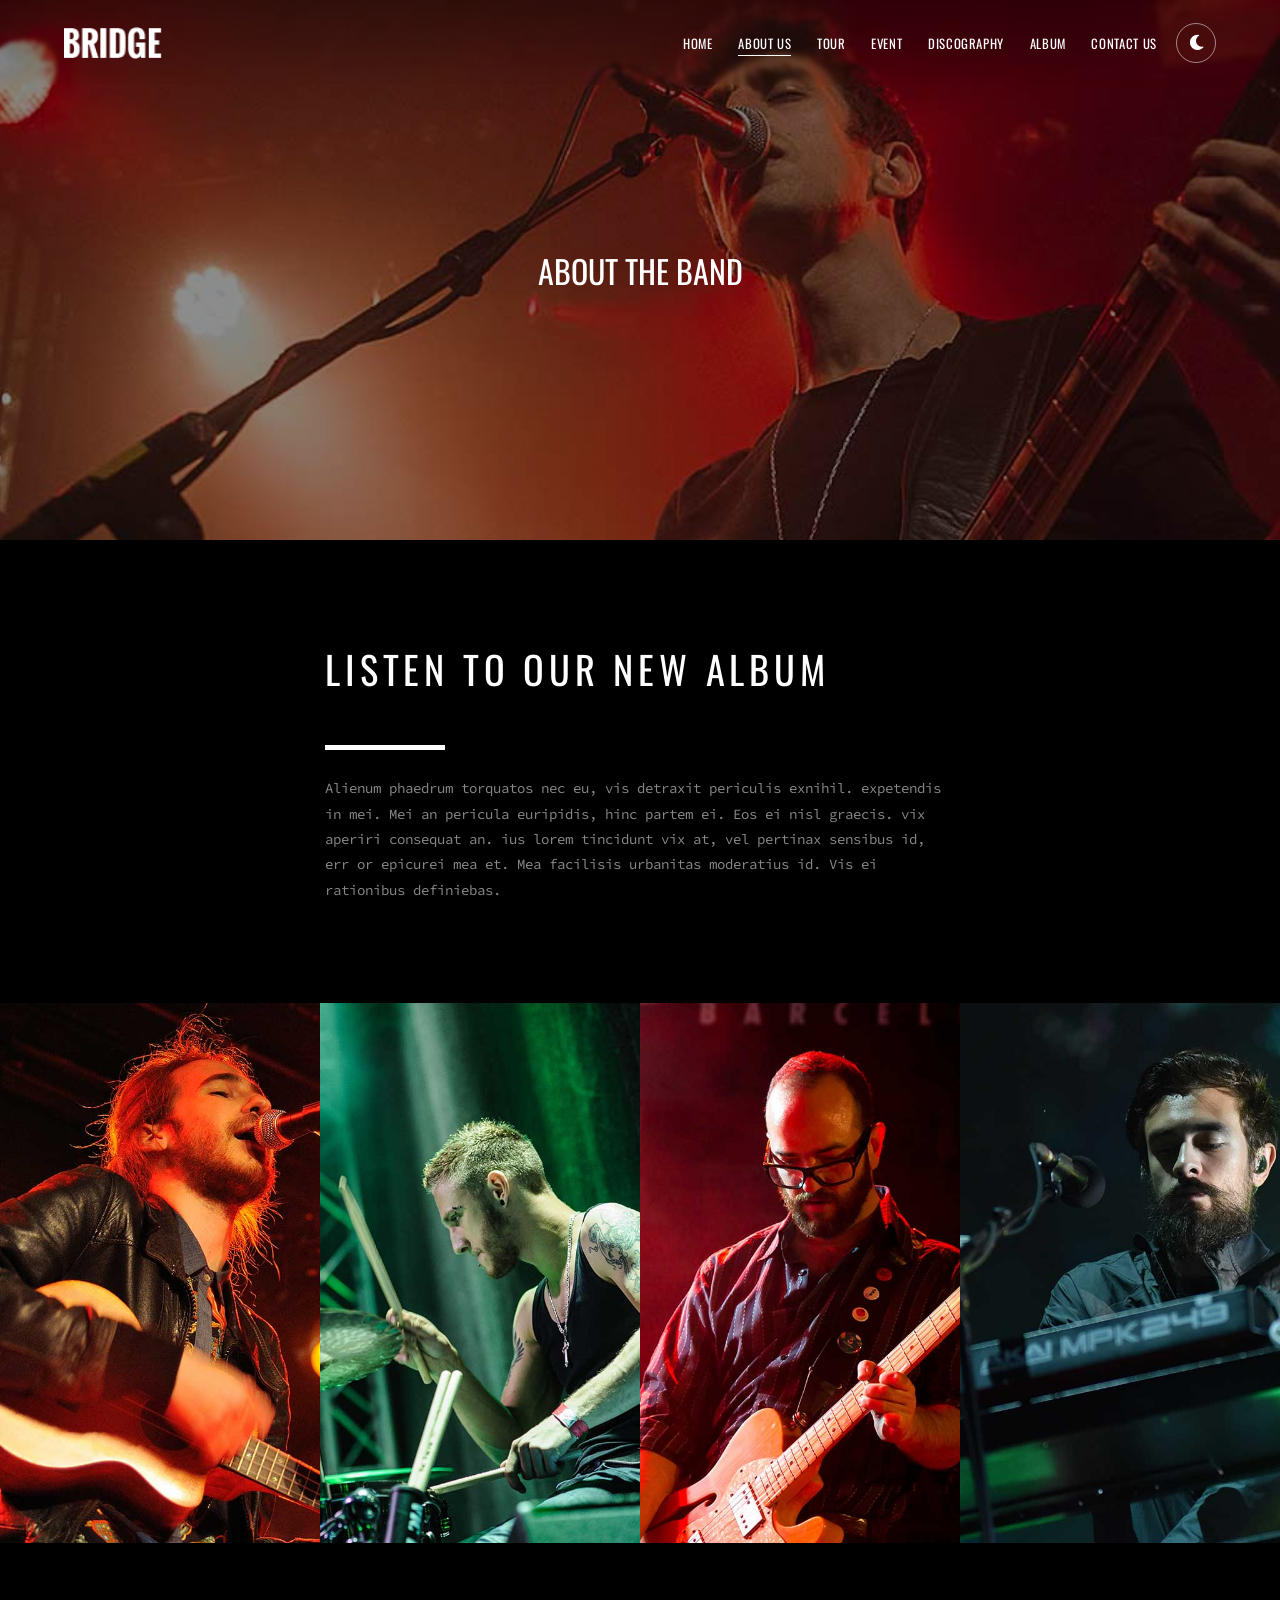
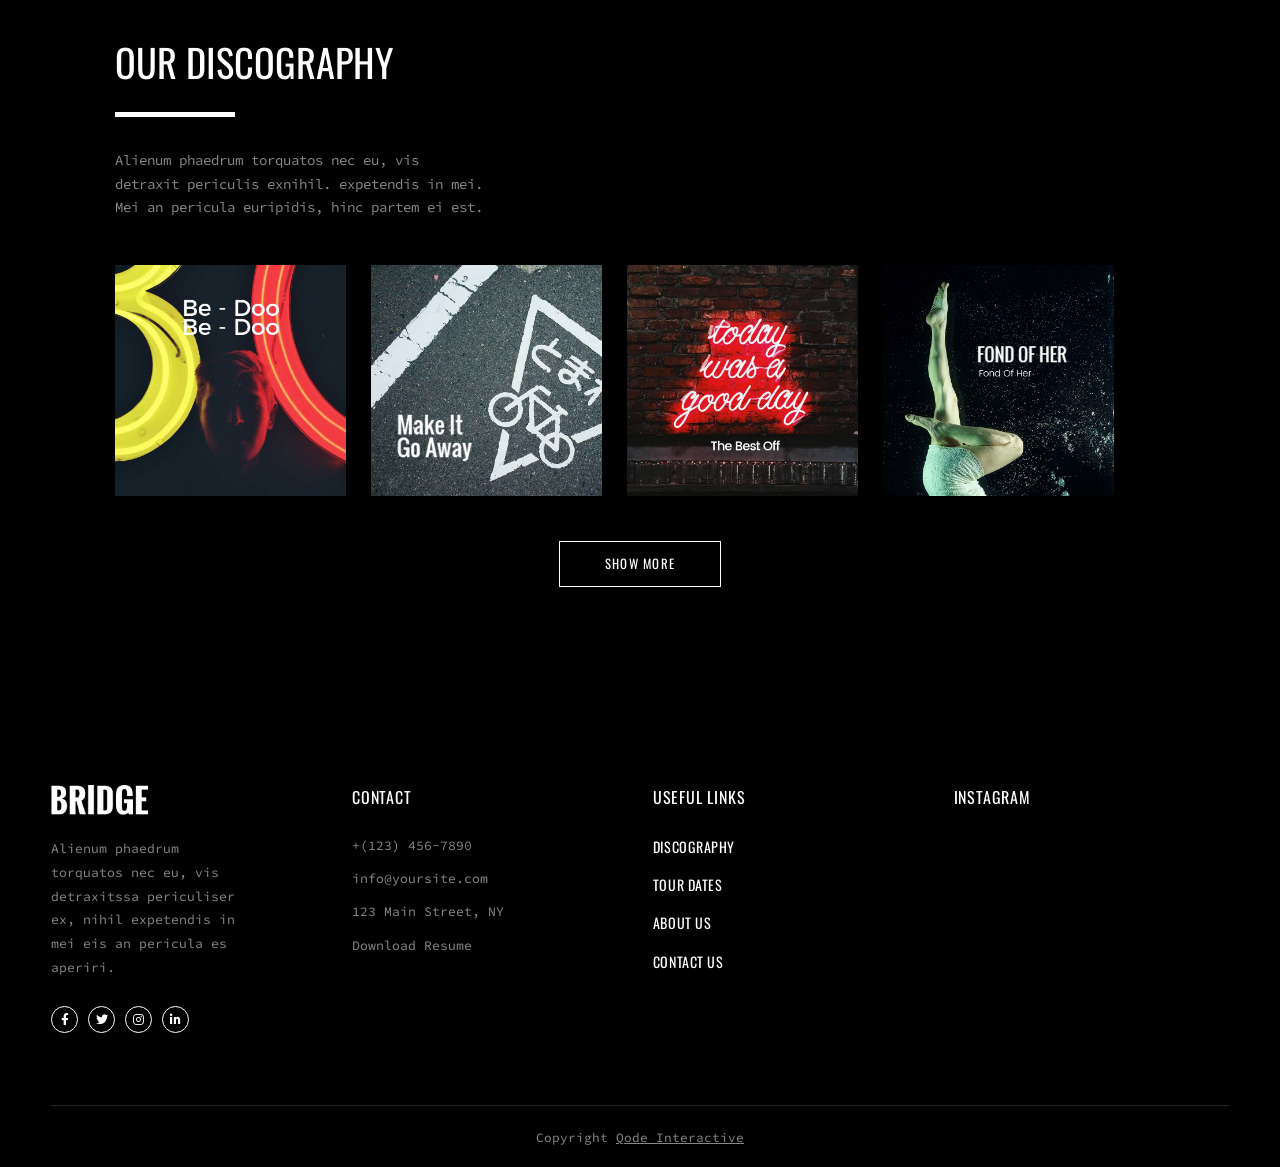
<file: about.html>
<!DOCTYPE html>
<html lang="en">
<head>
    <meta charset="UTF-8">
    <meta name="viewport" content="width=device-width, initial-scale=1.0">
    <title>Boring Vaccines | Tour</title>

    <link rel="preconnect" href="https://fonts.googleapis.com">
    <link rel="preconnect" href="https://fonts.gstatic.com" crossorigin>
    <link href="https://fonts.googleapis.com/css2?family=Oswald:wght@200;300;400;500;600;700&family=Source+Code+Pro:wght@400;500&family=Open+Sans:wght@400;600;700&display=swap" rel="stylesheet">
    <link href="https://cdnjs.cloudflare.com/ajax/libs/font-awesome/5.15.3/css/all.min.css" rel="stylesheet">

    <link rel="stylesheet" href="/assets/css/style.css">
</head>
<body>

<!-- HEADER -->
<header>
    <div class="logo">
        <a href="index.html">
            <img src="assets/images/logo-1.png" alt="Boring Vaccines">
        </a>
    </div>

    <div class="header-derecha">
    <nav id="nav-principal">
        <ul>
            <li><a href="index.html">Home</a></li>
            <li><a href="about.html" class="active">About Us</a></li>
            <li><a href="tour.html">Tour</a></li>
            <li><a href="event.html">Event</a></li>
            <li><a href="discography.html">Discography</a></li>
            <li><a href="album.html">Album</a></li>
            <li><a href="contact.html">Contact Us</a></li>
        </ul>
    </nav>
        <button class="theme-toggle" id="theme-toggle" type="button" aria-label="Cambiar a modo claro" aria-pressed="false">
            <i class="fas fa-moon" aria-hidden="true"></i>
            <i class="fas fa-sun" aria-hidden="true"></i>
        </button>
        <button class="menu-toggle" id="menu-toggle" aria-label="Abrir menú" aria-expanded="false" aria-controls="nav-principal">
            <span></span>
            <span></span>
            <span></span>
        </button>
    </div>
</header>
<main>
<!-- HERO -->
<section class="about-hero">
    <div class="tour-hero-overlay"></div>
    <h1 class="tour-hero-titulo">About The Band</h1>
</section>

<section class="listen-albums">
    <div class="container">
        <h2>Listen To Our New Album</h2>
        <p class="before-the-albums">Alienum phaedrum torquatos nec eu, vis detraxit periculis exnihil. expetendis in mei. Mei an pericula euripidis, hinc partem ei. Eos ei nisl graecis. vix aperiri consequat an. ius lorem tincidunt vix at, vel pertinax sensibus id, err or epicurei mea et. Mea facilisis urbanitas moderatius id. Vis ei rationibus definiebas.</p>
    </div>
</section>

<div class="popUpMembers"></div>

<section class="disco-seccion">
    <div class="disco-encabezado">
        <h2>Our Discography</h2>
        <p>Alienum phaedrum torquatos nec eu, vis detraxit periculis exnihil. expetendis in mei. Mei an pericula euripidis, hinc partem ei est.</p>
    </div>
    <div class="disco-grilla" id="disco-grilla"></div>
    <div class="disco-boton-wrap">
        <button class="boton-borde" id="disco-boton-mas">Show More</button>
    </div>
</section>
</main>

<!-- FOOTER -->
<footer>
    <div class="footer-grilla">
        <div class="footer-col">
            <img class="footer-logo" src="assets/images/footer-logo.png" alt="Footer Logo">
            <p class="footer-descripcion">Alienum phaedrum torquatos nec eu, vis detraxitssa periculiser ex, nihil expetendis in mei eis an pericula es aperiri.</p>
            <div class="footer-redes">
                <a href="https://www.facebook.com/" target="_blank"><i class="fab fa-facebook-f"></i></a>
                <a href="https://x.com/" target="_blank"><i class="fab fa-twitter"></i></a>
                <a href="https://www.instagram.com/" target="_blank"><i class="fab fa-instagram"></i></a>
                <a href="https://www.linkedin.com/" target="_blank"><i class="fab fa-linkedin-in"></i></a>
            </div>
        </div>
        <div class="footer-col">
            <h3>Contact</h3>
            <address>
                <p>+(123) 456-7890</p>
                <p>info@yoursite.com</p>
                <p>123 Main Street, NY</p>
                <p>Download Resume</p>
            </address>
        </div>
        <div class="footer-col">
            <h3>Useful Links</h3>
            <ul class="footer-links">
                <li><a href="discography.html">Discography</a></li>
                <li><a href="tour.html">Tour Dates</a></li>
                <li><a href="about.html">About Us</a></li>
                <li><a href="contact.html">Contact Us</a></li>
            </ul>
        </div>
        <div class="footer-col">
            <h3>Instagram</h3>
        </div>
    </div>
    <hr class="footer-linea">
    <div class="footer-copyright">
        <p>Copyright <a href="https://qodeinteractive.com/" target="_blank">Qode Interactive</a></p>
    </div>
</footer>

<button class="scroll-top" id="scroll-top" aria-label="Scroll to top">↑</button>

<script src="/assets/js/script.js"></script>

</body>
</html>
</file>
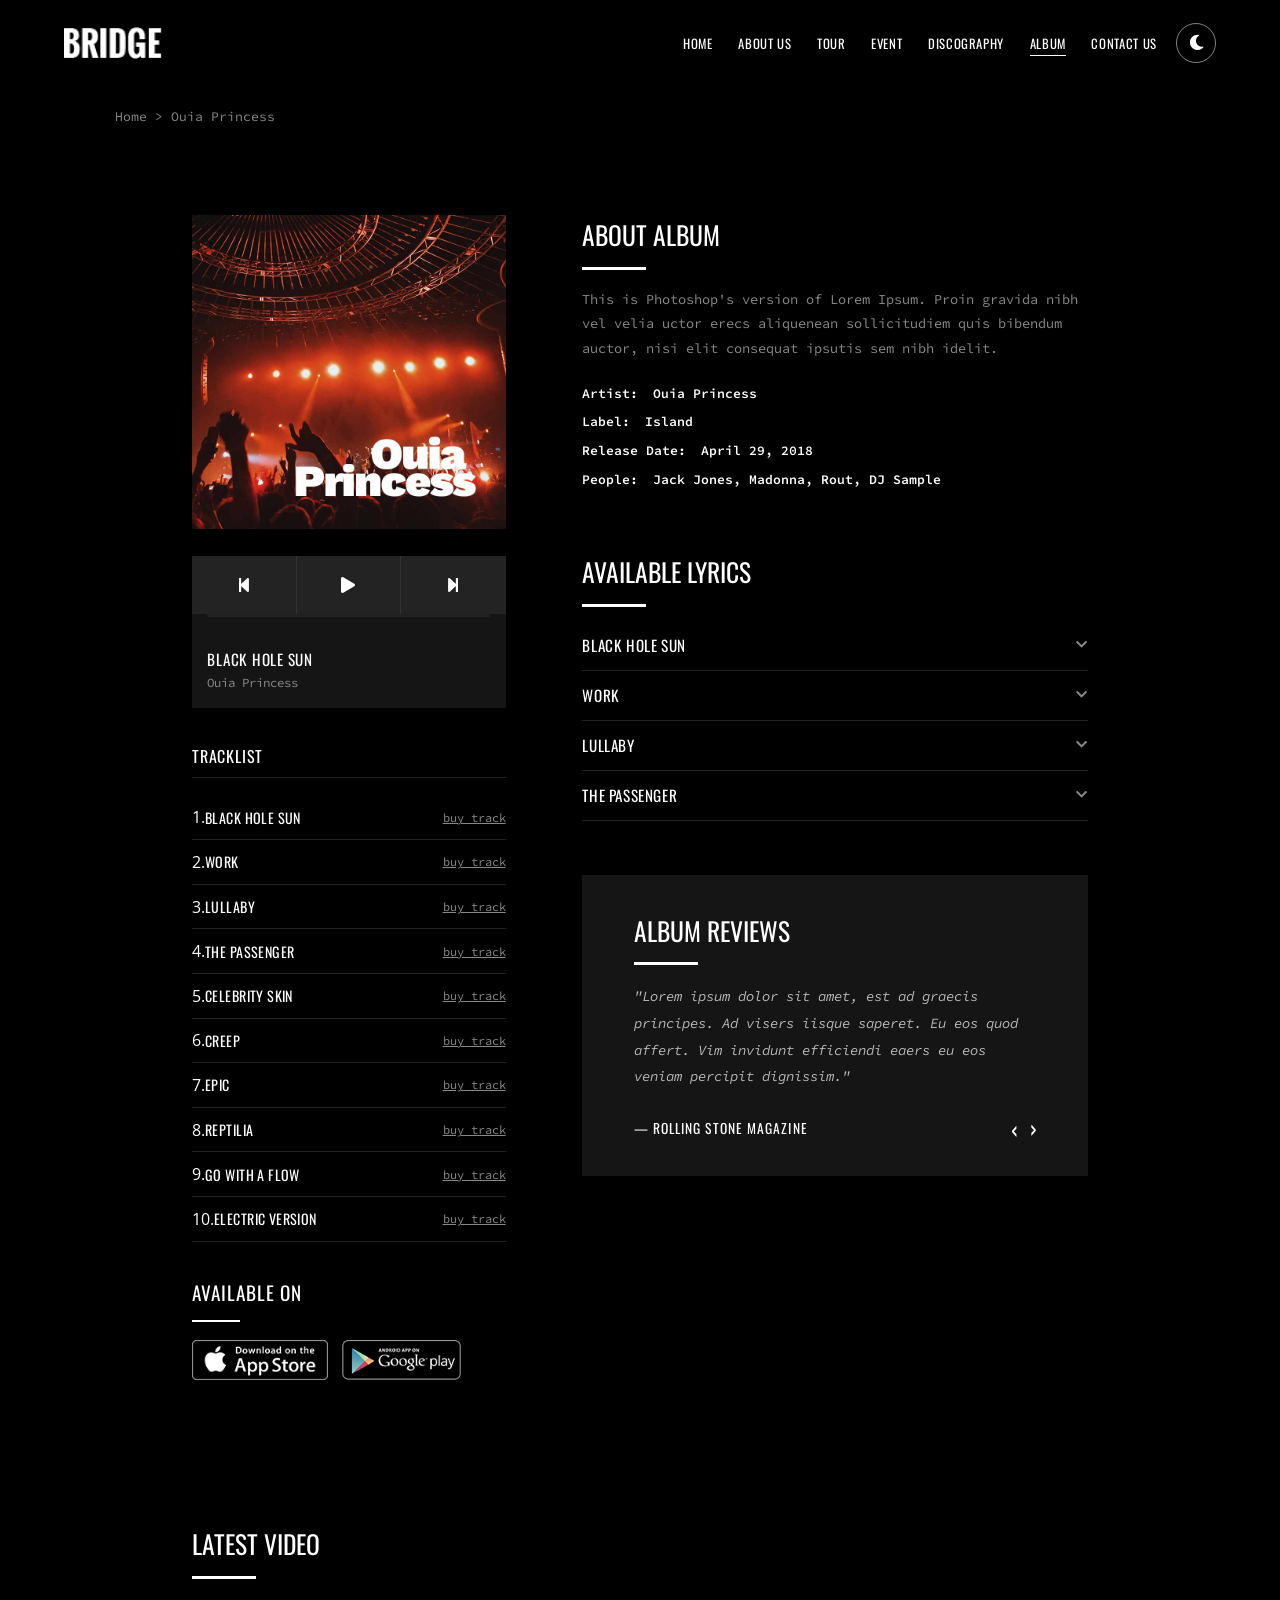
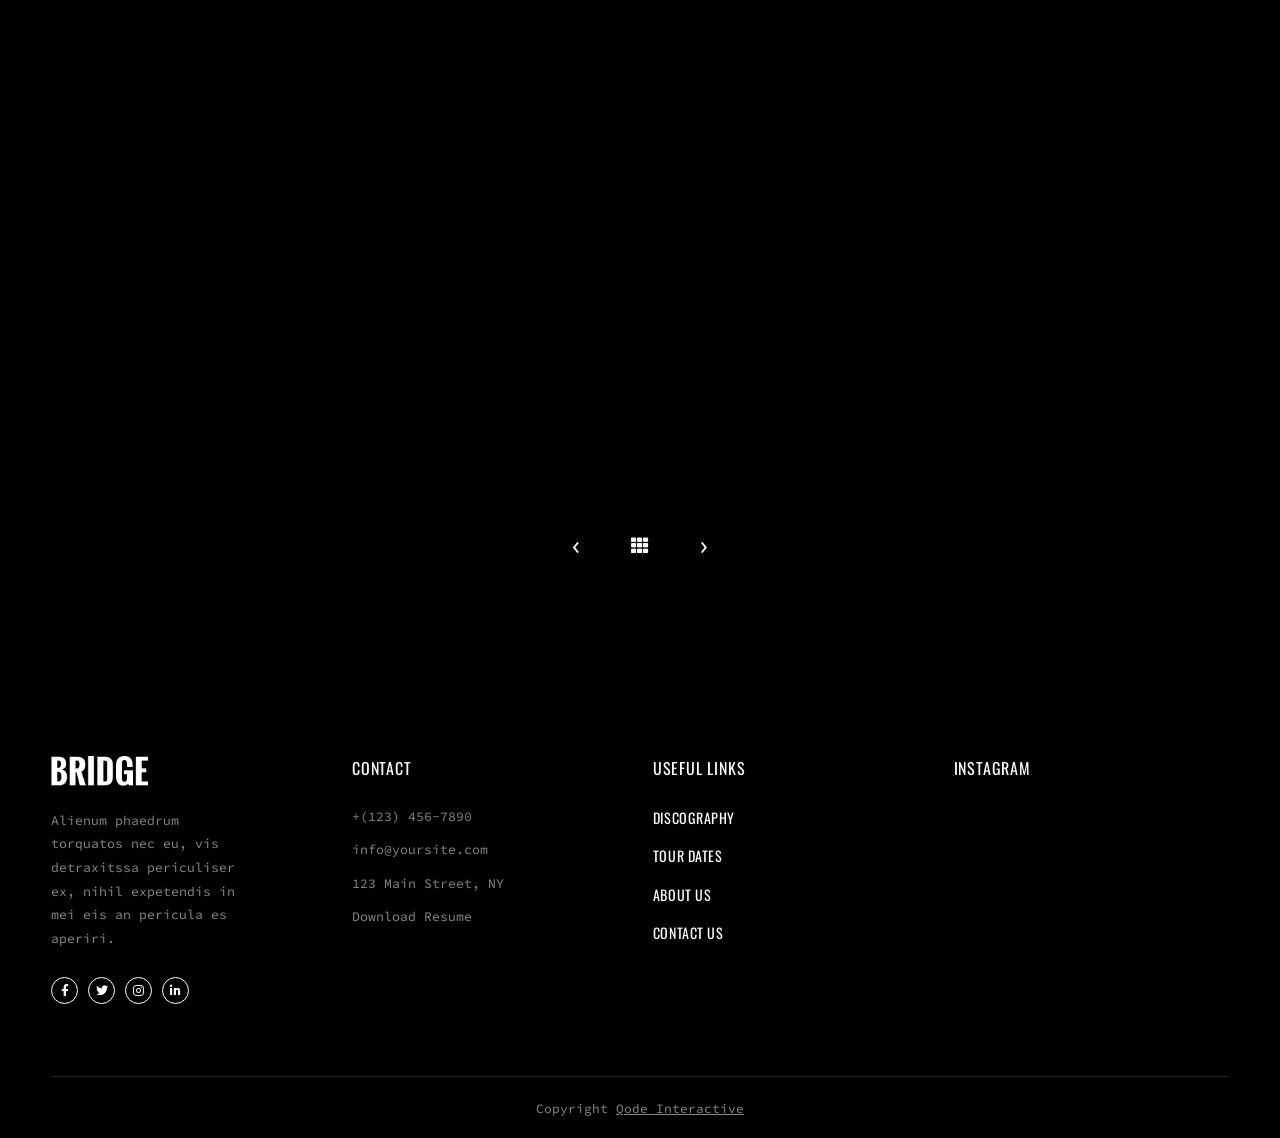
<file: album.html>
<!DOCTYPE html>
<html lang="en">
<head>
    <meta charset="UTF-8">
    <meta name="viewport" content="width=device-width, initial-scale=1.0">
    <title>Boring Vaccines | Discography</title>

    <link rel="preconnect" href="https://fonts.googleapis.com">
    <link rel="preconnect" href="https://fonts.gstatic.com" crossorigin>
    <link href="https://fonts.googleapis.com/css2?family=Oswald:wght@200;300;400;500;600;700&family=Source+Code+Pro:wght@400;500&family=Open+Sans:wght@400;600;700&display=swap" rel="stylesheet">
    <link href="https://cdnjs.cloudflare.com/ajax/libs/font-awesome/5.15.3/css/all.min.css" rel="stylesheet">

    <link rel="stylesheet" href="/assets/css/style.css">
</head>
<body>

<!-- HEADER -->
<header>
    <div class="logo">
        <a href="index.html">
            <img src="assets/images/logo-1.png" alt="Boring Vaccines">
        </a>
    </div>

    <div class="header-derecha">
    <nav id="nav-principal">
        <ul>
            <li><a href="index.html" >Home</a></li>
            <li><a href="about.html">About Us</a></li>
            <li><a href="tour.html">Tour</a></li>
            <li><a href="event.html">Event</a></li>
            <li><a href="discography.html">Discography</a></li>
            <li><a href="album.html" class="active">Album</a></li>
            <li><a href="contact.html">Contact Us</a></li>
        </ul>
    </nav>
        <button class="theme-toggle" id="theme-toggle" type="button" aria-label="Cambiar a modo claro" aria-pressed="false">
            <i class="fas fa-moon" aria-hidden="true"></i>
            <i class="fas fa-sun" aria-hidden="true"></i>
        </button>
        <button class="menu-toggle" id="menu-toggle" aria-label="Abrir menú" aria-expanded="false" aria-controls="nav-principal">
            <span></span>
            <span></span>
            <span></span>
        </button>
    </div>
</header>

<!-- HERO SIMPLE -->
<section class="disco-hero">
    <div class="disco-hero-contenido">
        <p class="breadcrumb">
            <a href="index.html">Home</a> &gt; Ouia Princess
        </p>
    </div>
</section>

<!-- CONTENIDO PRINCIPAL -->
<section class="album-contenido">

    <!-- COLUMNA IZQUIERDA -->
    <div class="album-col-izquierda">

        <!-- Portada -->
        <img class="album-img" src="../assets/images/album-19.jpg" alt="Ouia Princess">

        <!-- Controles de audio -->
        <div class="album-controles" id="album-controles"></div>

        <!-- Barra de progreso -->
        <div class="album-progreso-wrap">
            <div class="album-progreso-track" id="album-progreso-track">
                <div class="album-progreso-fill" id="album-progreso-fill"></div>
            </div>
        </div>

        <!-- Info cancion actual -->
        <div class="album-cancion-info" id="album-cancion-info"></div>

        <!-- Tracklist -->
        <div class="album-tracklist" id="album-tracklist"></div>

        <!-- Available On -->
        <div class="album-disponible">
            <h2>Available On</h2>
            <div class="album-disponible-btns">
                <a href="https://www.apple.com/itunes/" target="_blank">
                    <img src="../assets/images/slider-img-2.png" alt="iTunes">
                </a>
                <a href="https://play.google.com/store" target="_blank">
                    <img src="../assets/images/slider-img-3.png" alt="Google Play">
                </a>
            </div>
        </div>

    </div>

    <!-- COLUMNA DERECHA -->
    <div class="album-col-derecha">
        <!-- About Album -->
      <div class="album-about" id="album-about"></div>

        <!-- Available Lyrics -->
        <div class="album-lyrics">
            <h2>Available Lyrics</h2>
            <div class="lyrics-lista" id="lyrics-lista"></div>
        </div>

        <!-- Album Reviews -->
       <div class="album-reviews">
    <h2>Album Reviews</h2>
    <div class="review-contenido">
        <p class="review-texto" id="review-texto"></p>
        <div class="review-pie">
            <p class="review-autor" id="review-autor"></p>
            <div class="review-nav">
                <button id="review-prev">&#8249;</button>
                <button id="review-next">&#8250;</button>
            </div>
        </div>
    </div>
</div>
</section>

<section class="album-video-seccion">
    <h2>Latest Video</h2>
    <iframe
        src="https://player.vimeo.com/video/33730560"
        frameborder="0"
        allowfullscreen>
    </iframe>
    <div class="video-nav">
        <button id="video-anterior">&#8249;</button>
        <a href="discography.html" id="video-grilla"><i class="fas fa-th"></i></a>
        <button id="video-siguiente">&#8250;</button>
    </div>
</section>

<!-- FOOTER -->
<footer>
    <div class="footer-grilla">
        <div class="footer-col">
            <img class="footer-logo" src="assets/images/footer-logo.png" alt="Footer Logo">
            <p class="footer-descripcion">Alienum phaedrum torquatos nec eu, vis detraxitssa periculiser ex, nihil expetendis in mei eis an pericula es aperiri.</p>
            <div class="footer-redes">
                <a href="https://www.facebook.com/" target="_blank"><i class="fab fa-facebook-f"></i></a>
                <a href="https://x.com/" target="_blank"><i class="fab fa-twitter"></i></a>
                <a href="https://www.instagram.com/" target="_blank"><i class="fab fa-instagram"></i></a>
                <a href="https://www.linkedin.com/" target="_blank"><i class="fab fa-linkedin-in"></i></a>
            </div>
        </div>
        <div class="footer-col">
            <h3>Contact</h3>
            <address>
                <p>+(123) 456-7890</p>
                <p>info@yoursite.com</p>
                <p>123 Main Street, NY</p>
                <p>Download Resume</p>
            </address>
        </div>
        <div class="footer-col">
            <h3>Useful Links</h3>
            <ul class="footer-links">
                <li><a href="discography.html">Discography</a></li>
                <li><a href="tour.html">Tour Dates</a></li>
                <li><a href="about.html">About Us</a></li>
                <li><a href="contact.html">Contact Us</a></li>
            </ul>
        </div>
        <div class="footer-col">
            <h3>Instagram</h3>
        </div>
    </div>
    <hr class="footer-linea">
    <div class="footer-copyright">
        <p>Copyright <a href="https://qodeinteractive.com/" target="_blank">Qode Interactive</a></p>
    </div>
</footer>

<button class="scroll-top" id="scroll-top" aria-label="Scroll to top">↑</button>

<script src="assets/js/script.js"></script>
</body>
</html>
</file>
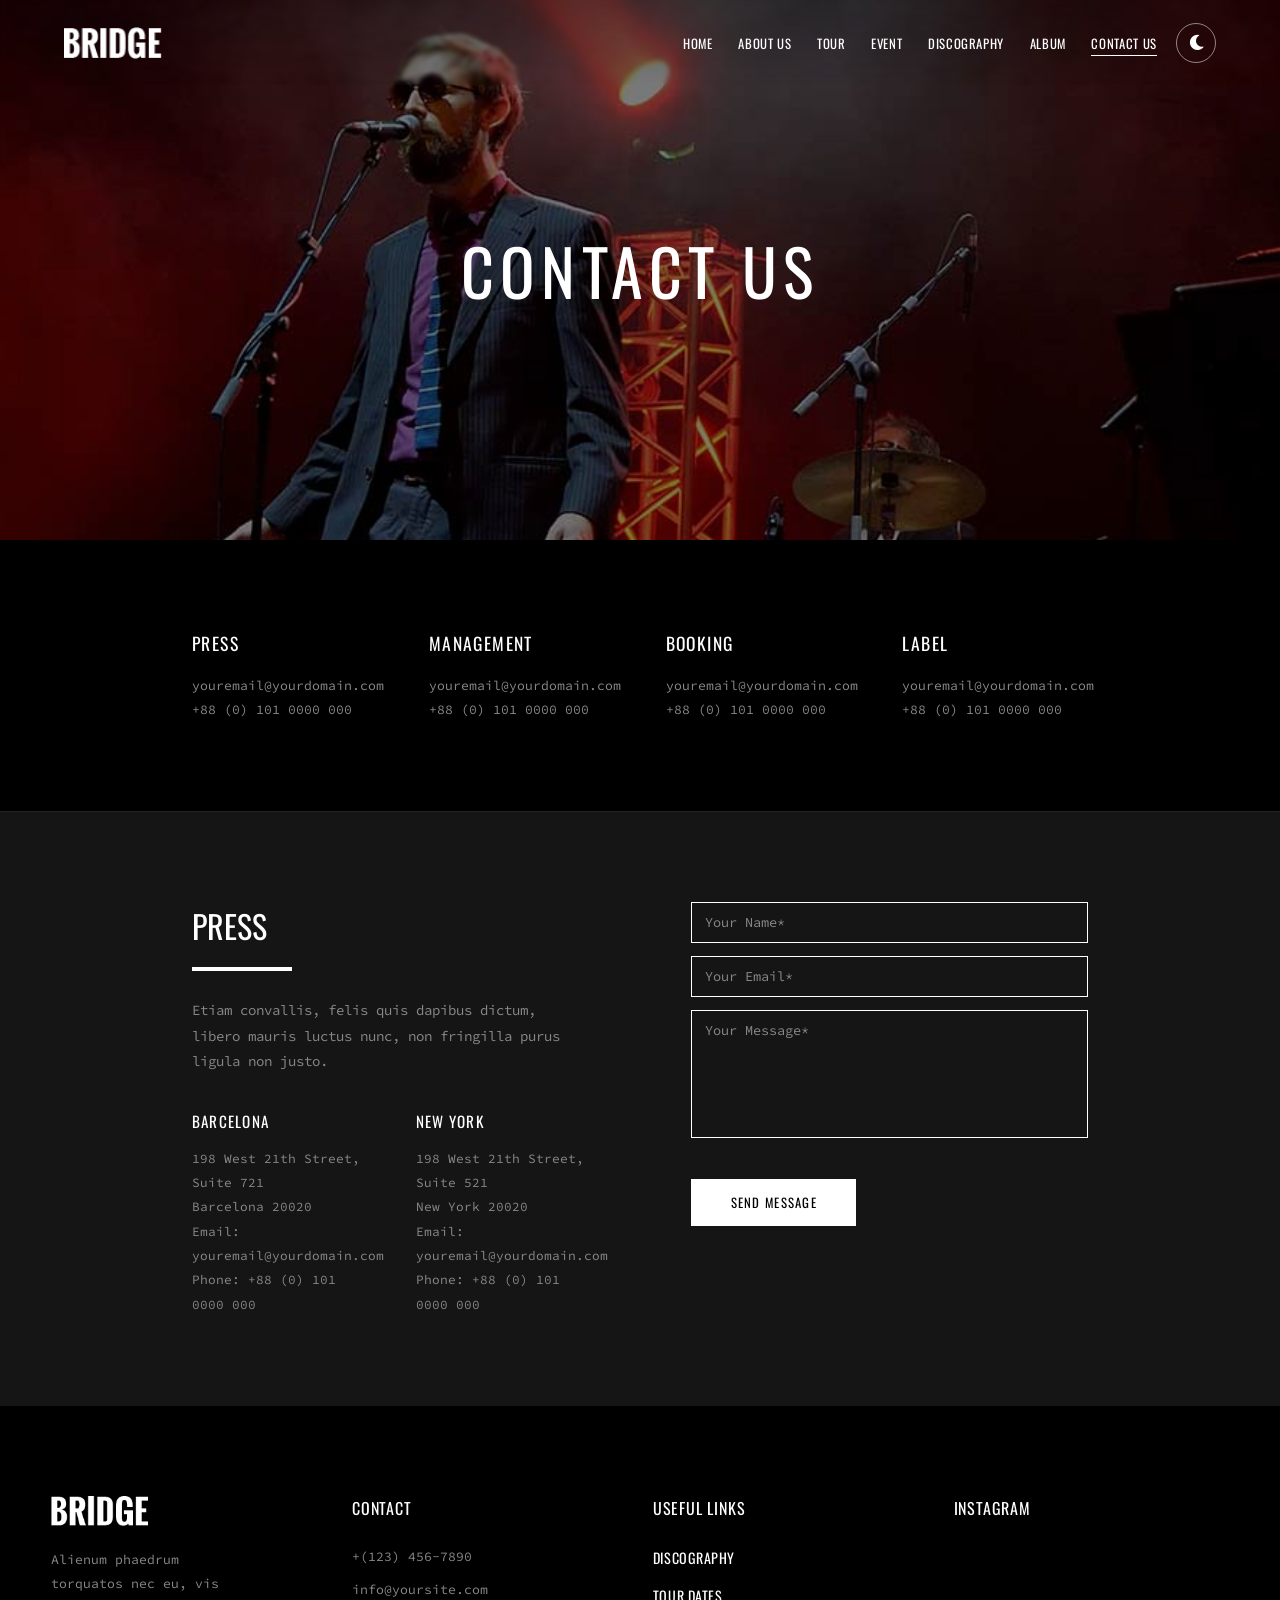
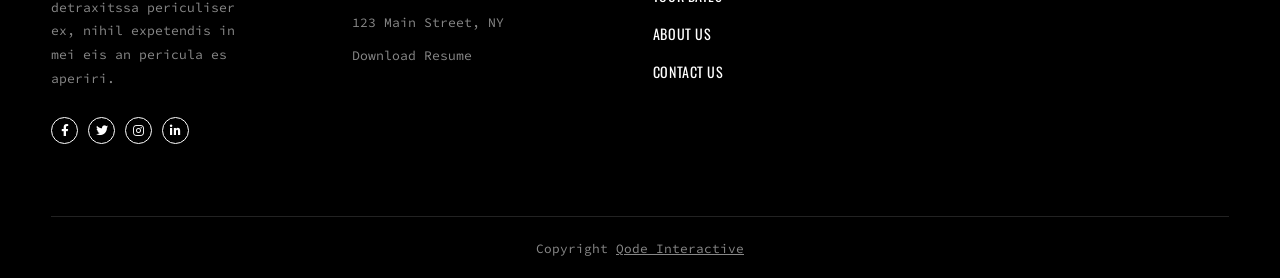
<file: contact.html>
<!DOCTYPE html>
<html lang="en">
<head>
    <meta charset="UTF-8">
    <meta name="viewport" content="width=device-width, initial-scale=1.0">
    <title>Boring Vaccines | Contact</title>

    <link rel="preconnect" href="https://fonts.googleapis.com">
    <link rel="preconnect" href="https://fonts.gstatic.com" crossorigin>
    <link href="https://fonts.googleapis.com/css2?family=Oswald:wght@200;300;400;500;600;700&family=Source+Code+Pro:wght@400;500&family=Open+Sans:wght@400;600;700&display=swap" rel="stylesheet">
    <link href="https://cdnjs.cloudflare.com/ajax/libs/font-awesome/5.15.3/css/all.min.css" rel="stylesheet">

    <link rel="stylesheet" href="/assets/css/style.css">
</head>
<body>

<!-- HEADER -->
<header>
    <div class="logo">
        <a href="index.html">
            <img src="assets/images/logo-1.png" alt="Boring Vaccines">
        </a>
    </div>

    <div class="header-derecha">
    <nav id="nav-principal">
        <ul>
            <li><a href="index.html">Home</a></li>
            <li><a href="about.html">About Us</a></li>
            <li><a href="tour.html">Tour</a></li>
            <li><a href="event.html">Event</a></li>
            <li><a href="discography.html">Discography</a></li>
            <li><a href="album.html">Album</a></li>
            <li><a href="contact.html" class="active">Contact Us</a></li>
        </ul>
    </nav>
        <button class="theme-toggle" id="theme-toggle" type="button" aria-label="Cambiar a modo claro" aria-pressed="false">
            <i class="fas fa-moon" aria-hidden="true"></i>
            <i class="fas fa-sun" aria-hidden="true"></i>
        </button>
        <button class="menu-toggle" id="menu-toggle" aria-label="Abrir menú" aria-expanded="false" aria-controls="nav-principal">
            <span></span>
            <span></span>
            <span></span>
        </button>
    </div>
</header>

<!-- HERO -->
<section class="contact-hero">
    <div class="contact-hero-overlay"></div>
    <h1 class="contact-hero-titulo">Contact Us</h1>
</section>

<!-- SECCION 1 — 4 columnas -->
<section class="contact-info-seccion">
    <div class="contact-info-grilla" id="contact-info-grilla"></div>
</section>

<!-- SECCION 2 — info + formulario -->
<section class="contact-form-seccion">

    <div class="contact-form-izquierda">
        <h2>Press</h2>
        <p>Etiam convallis, felis quis dapibus dictum, libero mauris luctus nunc, non fringilla purus ligula non justo.</p>

        <div class="contact-ciudades" id="contact-ciudades"></div>
    </div>

    <div class="contact-form-derecha">
        <input type="text" id="campo-nombre" placeholder="Your Name*">
        <input type="email" id="campo-email" placeholder="Your Email*">
        <textarea id="campo-mensaje" placeholder="Your Message*"></textarea>
        <div class="contact-form-mensaje" id="form-mensaje"></div>
        <button id="boton-enviar">Send Message</button>
    </div>

</section>

<!-- FOOTER -->
<footer>
    <div class="footer-grilla">
        <div class="footer-col">
            <img class="footer-logo" src="assets/images/footer-logo.png" alt="Footer Logo">
            <p class="footer-descripcion">Alienum phaedrum torquatos nec eu, vis detraxitssa periculiser ex, nihil expetendis in mei eis an pericula es aperiri.</p>
            <div class="footer-redes">
                <a href="https://www.facebook.com/" target="_blank"><i class="fab fa-facebook-f"></i></a>
                <a href="https://x.com/" target="_blank"><i class="fab fa-twitter"></i></a>
                <a href="https://www.instagram.com/" target="_blank"><i class="fab fa-instagram"></i></a>
                <a href="https://www.linkedin.com/" target="_blank"><i class="fab fa-linkedin-in"></i></a>
            </div>
        </div>
        <div class="footer-col">
            <h3>Contact</h3>
            <address>
                <p>+(123) 456-7890</p>
                <p>info@yoursite.com</p>
                <p>123 Main Street, NY</p>
                <p>Download Resume</p>
            </address>
        </div>
        <div class="footer-col">
            <h3>Useful Links</h3>
            <ul class="footer-links">
                <li><a href="discography.html">Discography</a></li>
                <li><a href="tour.html">Tour Dates</a></li>
                <li><a href="about.html">About Us</a></li>
                <li><a href="contact.html">Contact Us</a></li>
            </ul>
        </div>
        <div class="footer-col">
            <h3>Instagram</h3>
        </div>
    </div>
    <hr class="footer-linea">
    <div class="footer-copyright">
        <p>Copyright <a href="https://qodeinteractive.com/" target="_blank">Qode Interactive</a></p>
    </div>
</footer>

<button class="scroll-top" id="scroll-top" aria-label="Scroll to top">↑</button>

<script src="/assets/js/script.js"></script>
</body>
</html>
</file>
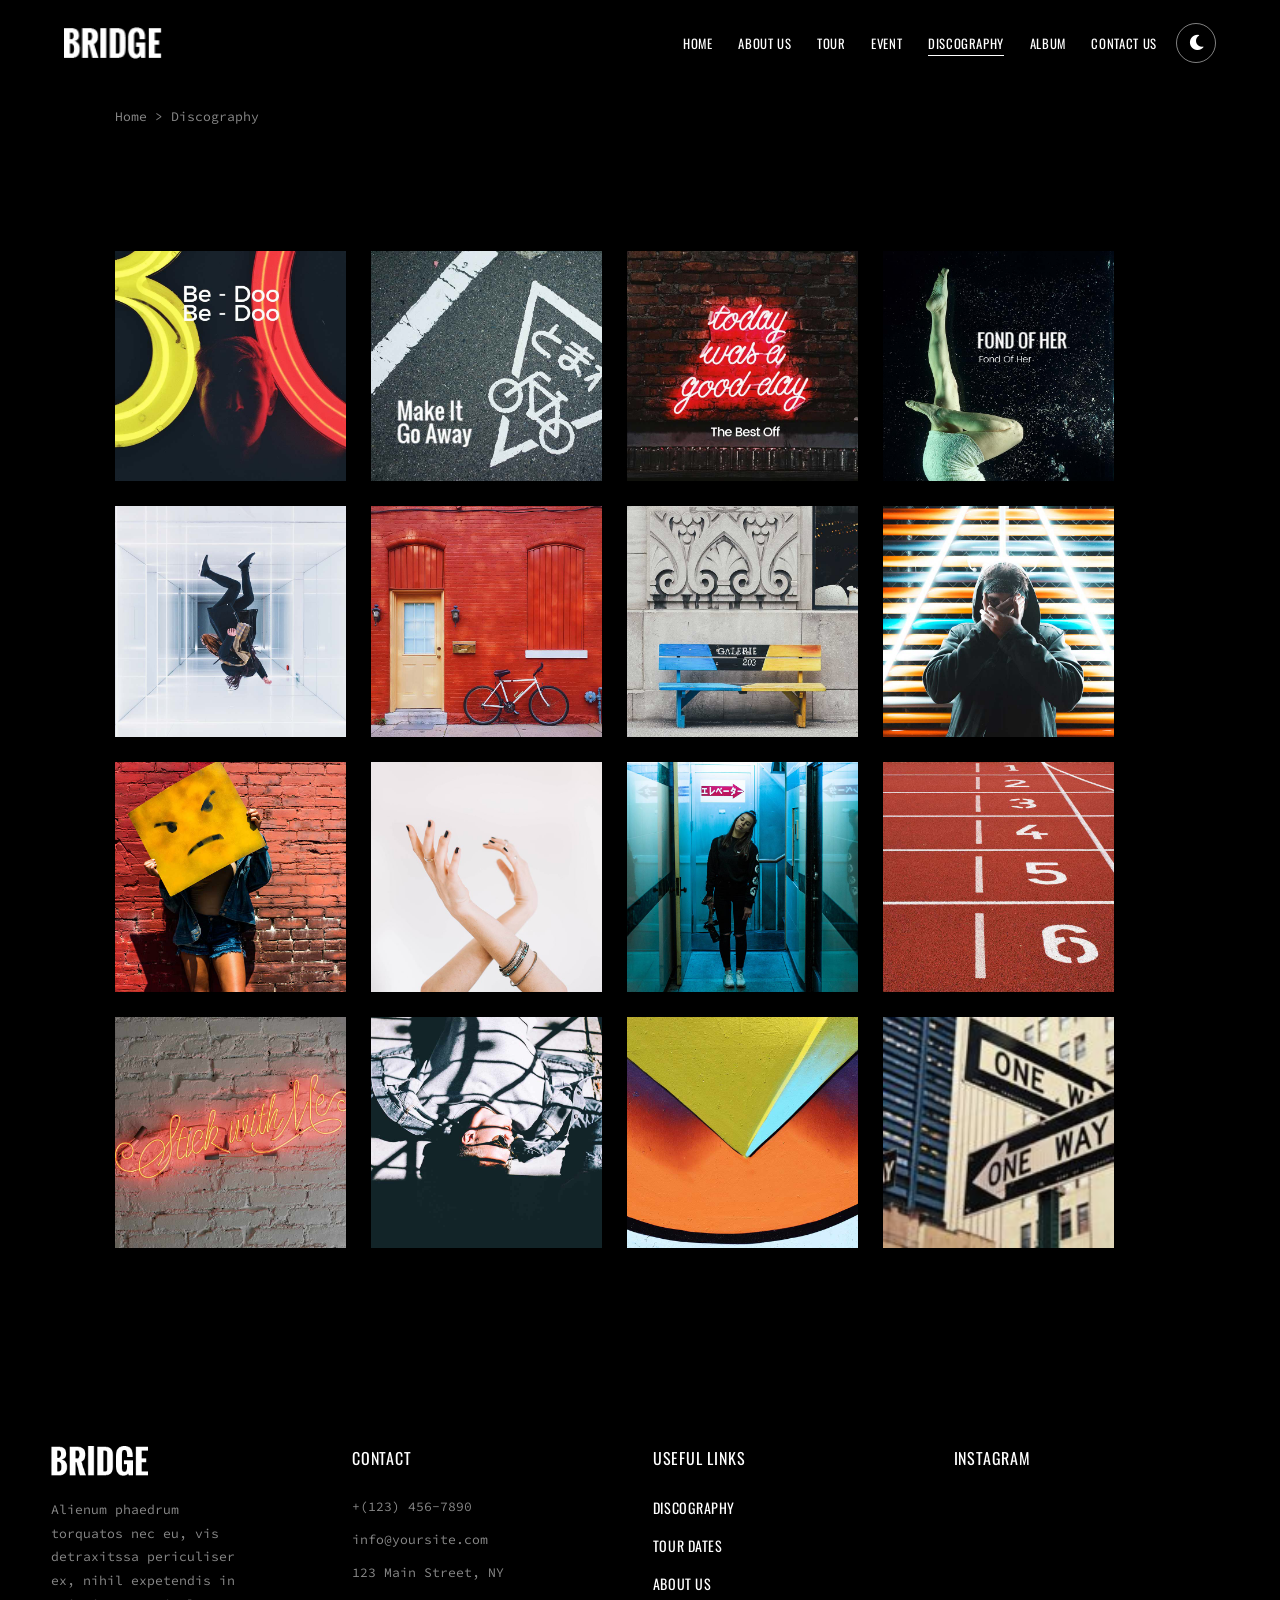
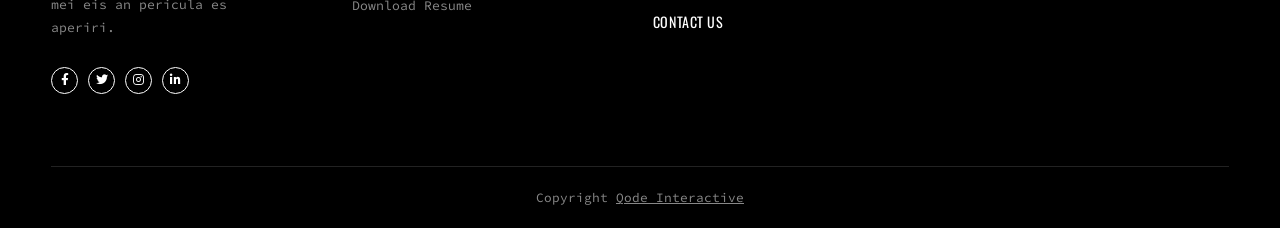
<file: discography.html>
<!DOCTYPE html>
<html lang="en">
<head>
    <meta charset="UTF-8">
    <meta name="viewport" content="width=device-width, initial-scale=1.0">
    <title>Boring Vaccines | Discography</title>

    <link rel="preconnect" href="https://fonts.googleapis.com">
    <link rel="preconnect" href="https://fonts.gstatic.com" crossorigin>
    <link href="https://fonts.googleapis.com/css2?family=Oswald:wght@200;300;400;500;600;700&family=Source+Code+Pro:wght@400;500&family=Open+Sans:wght@400;600;700&display=swap" rel="stylesheet">
    <link href="https://cdnjs.cloudflare.com/ajax/libs/font-awesome/5.15.3/css/all.min.css" rel="stylesheet">

    <link rel="stylesheet" href="/assets/css/style.css">
</head>
<body>

<!-- HEADER -->
<header>
    <div class="logo">
        <a href="index.html">
            <img src="assets/images/logo-1.png" alt="Boring Vaccines">
        </a>
    </div>

    <div class="header-derecha">
    <nav id="nav-principal">
        <ul>
            <li><a href="index.html">Home</a></li>
            <li><a href="about.html">About Us</a></li>
            <li><a href="tour.html">Tour</a></li>
            <li><a href="event.html">Event</a></li>
            <li><a href="discography.html" class="active">Discography</a></li>
            <li><a href="album.html">Album</a></li>
            <li><a href="contact.html">Contact Us</a></li>
        </ul>
    </nav>
        <button class="theme-toggle" id="theme-toggle" type="button" aria-label="Cambiar a modo claro" aria-pressed="false">
            <i class="fas fa-moon" aria-hidden="true"></i>
            <i class="fas fa-sun" aria-hidden="true"></i>
        </button>
        <button class="menu-toggle" id="menu-toggle" aria-label="Abrir menú" aria-expanded="false" aria-controls="nav-principal">
            <span></span>
            <span></span>
            <span></span>
        </button>
    </div>
</header>

<!-- HERO SIMPLE -->
<section class="disco-hero">
    <div class="disco-hero-contenido">
        <p class="breadcrumb">
            <a href="index.html">Home</a> &gt; Discography
        </p>
    </div>
</section>

<!-- GRILLA COMPLETA -->
<section class="disco-seccion disco-pagina">
    <div class="disco-grilla" id="disco-grilla"></div>
</section>

<!-- FOOTER -->
<footer>
    <div class="footer-grilla">
        <div class="footer-col">
            <img class="footer-logo" src="assets/images/footer-logo.png" alt="Footer Logo">
            <p class="footer-descripcion">Alienum phaedrum torquatos nec eu, vis detraxitssa periculiser ex, nihil expetendis in mei eis an pericula es aperiri.</p>
            <div class="footer-redes">
                <a href="https://www.facebook.com/" target="_blank"><i class="fab fa-facebook-f"></i></a>
                <a href="https://x.com/" target="_blank"><i class="fab fa-twitter"></i></a>
                <a href="https://www.instagram.com/" target="_blank"><i class="fab fa-instagram"></i></a>
                <a href="https://www.linkedin.com/" target="_blank"><i class="fab fa-linkedin-in"></i></a>
            </div>
        </div>
        <div class="footer-col">
            <h3>Contact</h3>
            <address>
                <p>+(123) 456-7890</p>
                <p>info@yoursite.com</p>
                <p>123 Main Street, NY</p>
                <p>Download Resume</p>
            </address>
        </div>
        <div class="footer-col">
            <h3>Useful Links</h3>
            <ul class="footer-links">
                <li><a href="discography.html">Discography</a></li>
                <li><a href="tour.html">Tour Dates</a></li>
                <li><a href="about.html">About Us</a></li>
                <li><a href="contact.html">Contact Us</a></li>
            </ul>
        </div>
        <div class="footer-col">
            <h3>Instagram</h3>
        </div>
    </div>
    <hr class="footer-linea">
    <div class="footer-copyright">
        <p>Copyright <a href="https://qodeinteractive.com/" target="_blank">Qode Interactive</a></p>
    </div>
</footer>

<button class="scroll-top" id="scroll-top" aria-label="Scroll to top">↑</button>

<script src="/assets/js/script.js"></script>
</body>
</html>
</file>
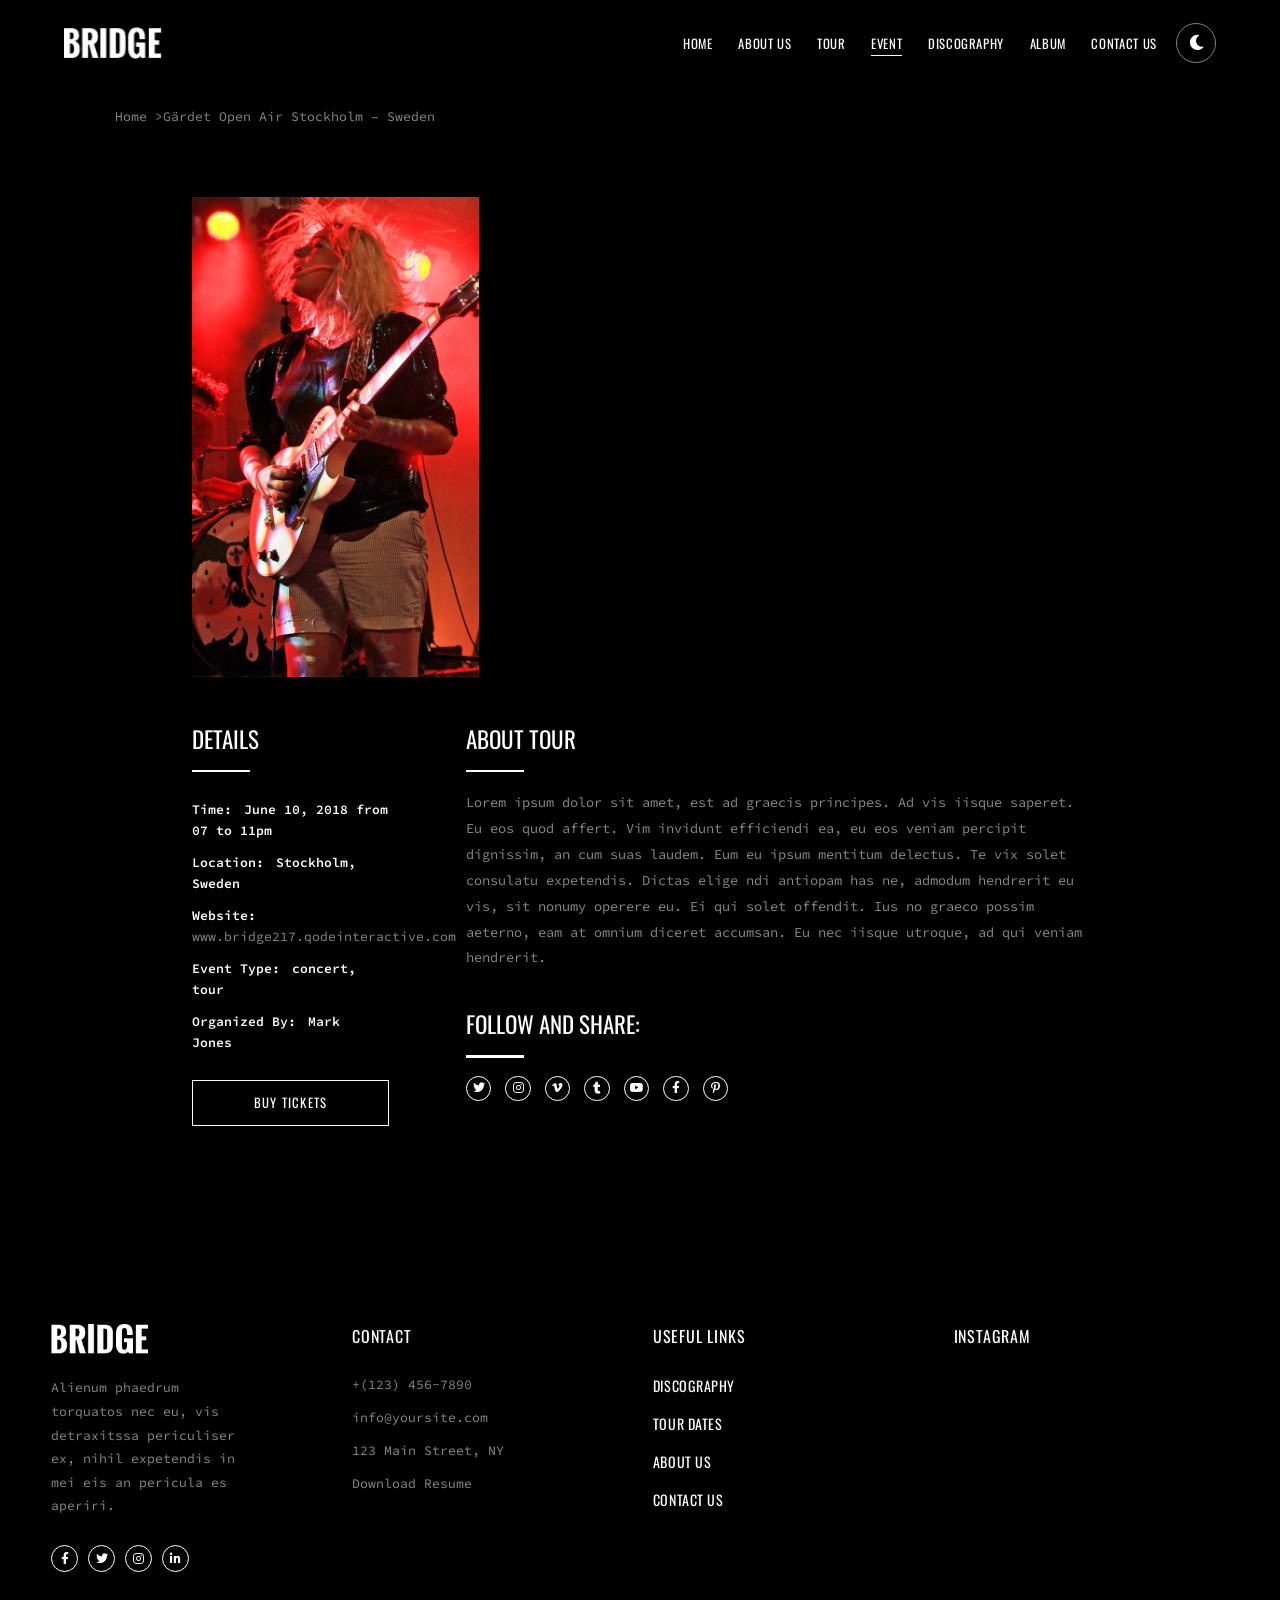
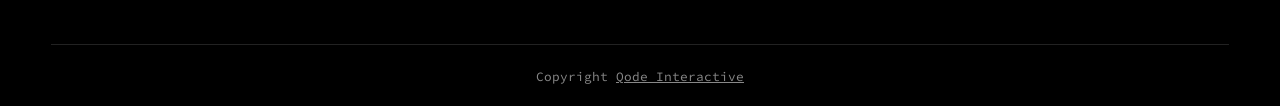
<file: event.html>
<!DOCTYPE html>
<html lang="en">
<head>
    <meta charset="UTF-8">
    <meta name="viewport" content="width=device-width, initial-scale=1.0">
    <title>Boring Vaccines | Discography</title>

    <link rel="preconnect" href="https://fonts.googleapis.com">
    <link rel="preconnect" href="https://fonts.gstatic.com" crossorigin>
    <link href="https://fonts.googleapis.com/css2?family=Oswald:wght@200;300;400;500;600;700&family=Source+Code+Pro:wght@400;500&family=Open+Sans:wght@400;600;700&display=swap" rel="stylesheet">
    <link href="https://cdnjs.cloudflare.com/ajax/libs/font-awesome/5.15.3/css/all.min.css" rel="stylesheet">

    <link rel="stylesheet" href="/assets/css/style.css">
</head>
<body>

<!-- HEADER -->
<header>
    <div class="logo">
        <a href="index.html">
            <img src="assets/images/logo-1.png" alt="Boring Vaccines">
        </a>
    </div>

    <div class="header-derecha">
    <nav id="nav-principal">
        <ul>
            <li><a href="index.html">Home</a></li>
            <li><a href="about.html">About Us</a></li>
            <li><a href="tour.html">Tour</a></li>
            <li><a href="event.html" class="active">Event</a></li>
            <li><a href="discography.html">Discography</a></li>
            <li><a href="album.html">Album</a></li>
            <li><a href="contact.html">Contact Us</a></li>
        </ul>
    </nav>
        <button class="theme-toggle" id="theme-toggle" type="button" aria-label="Cambiar a modo claro" aria-pressed="false">
            <i class="fas fa-moon" aria-hidden="true"></i>
            <i class="fas fa-sun" aria-hidden="true"></i>
        </button>
        <button class="menu-toggle" id="menu-toggle" aria-label="Abrir menú" aria-expanded="false" aria-controls="nav-principal">
            <span></span>
            <span></span>
            <span></span>
        </button>
    </div>
</header>

<!-- HERO SIMPLE -->
<section class="disco-hero">
    <div class="disco-hero-contenido">
        <p class="breadcrumb">
            <a href="index.html">Home</a> &gt;Gärdet Open Air Stockholm – Sweden
        </p>
    </div>
</section>

<!-- CONTENIDO PRINCIPAL -->
<section class="event-contenido" id="event-contenido"></section>

<!-- FOOTER -->
<footer>
    <div class="footer-grilla">
        <div class="footer-col">
            <img class="footer-logo" src="assets/images/footer-logo.png" alt="Footer Logo">
            <p class="footer-descripcion">Alienum phaedrum torquatos nec eu, vis detraxitssa periculiser ex, nihil expetendis in mei eis an pericula es aperiri.</p>
            <div class="footer-redes">
                <a href="https://www.facebook.com/" target="_blank"><i class="fab fa-facebook-f"></i></a>
                <a href="https://x.com/" target="_blank"><i class="fab fa-twitter"></i></a>
                <a href="https://www.instagram.com/" target="_blank"><i class="fab fa-instagram"></i></a>
                <a href="https://www.linkedin.com/" target="_blank"><i class="fab fa-linkedin-in"></i></a>
            </div>
        </div>
        <div class="footer-col">
            <h3>Contact</h3>
            <address>
                <p>+(123) 456-7890</p>
                <p>info@yoursite.com</p>
                <p>123 Main Street, NY</p>
                <p>Download Resume</p>
            </address>
        </div>
      <div class="footer-col">
            <h3>Useful Links</h3>
            <ul class="footer-links">
                <li><a href="discography.html">Discography</a></li>
                <li><a href="tour.html">Tour Dates</a></li>
                <li><a href="about.html">About Us</a></li>
                <li><a href="contact.html">Contact Us</a></li>
            </ul>
        </div>
        <div class="footer-col">
            <h3>Instagram</h3>
        </div>
    </div>
    <hr class="footer-linea">
    <div class="footer-copyright">
        <p>Copyright <a href="https://qodeinteractive.com/" target="_blank">Qode Interactive</a></p>
    </div>
</footer>

<button class="scroll-top" id="scroll-top" aria-label="Scroll to top">↑</button>

<script src="/assets/js/script.js"></script>
</body>
</html>
</file>
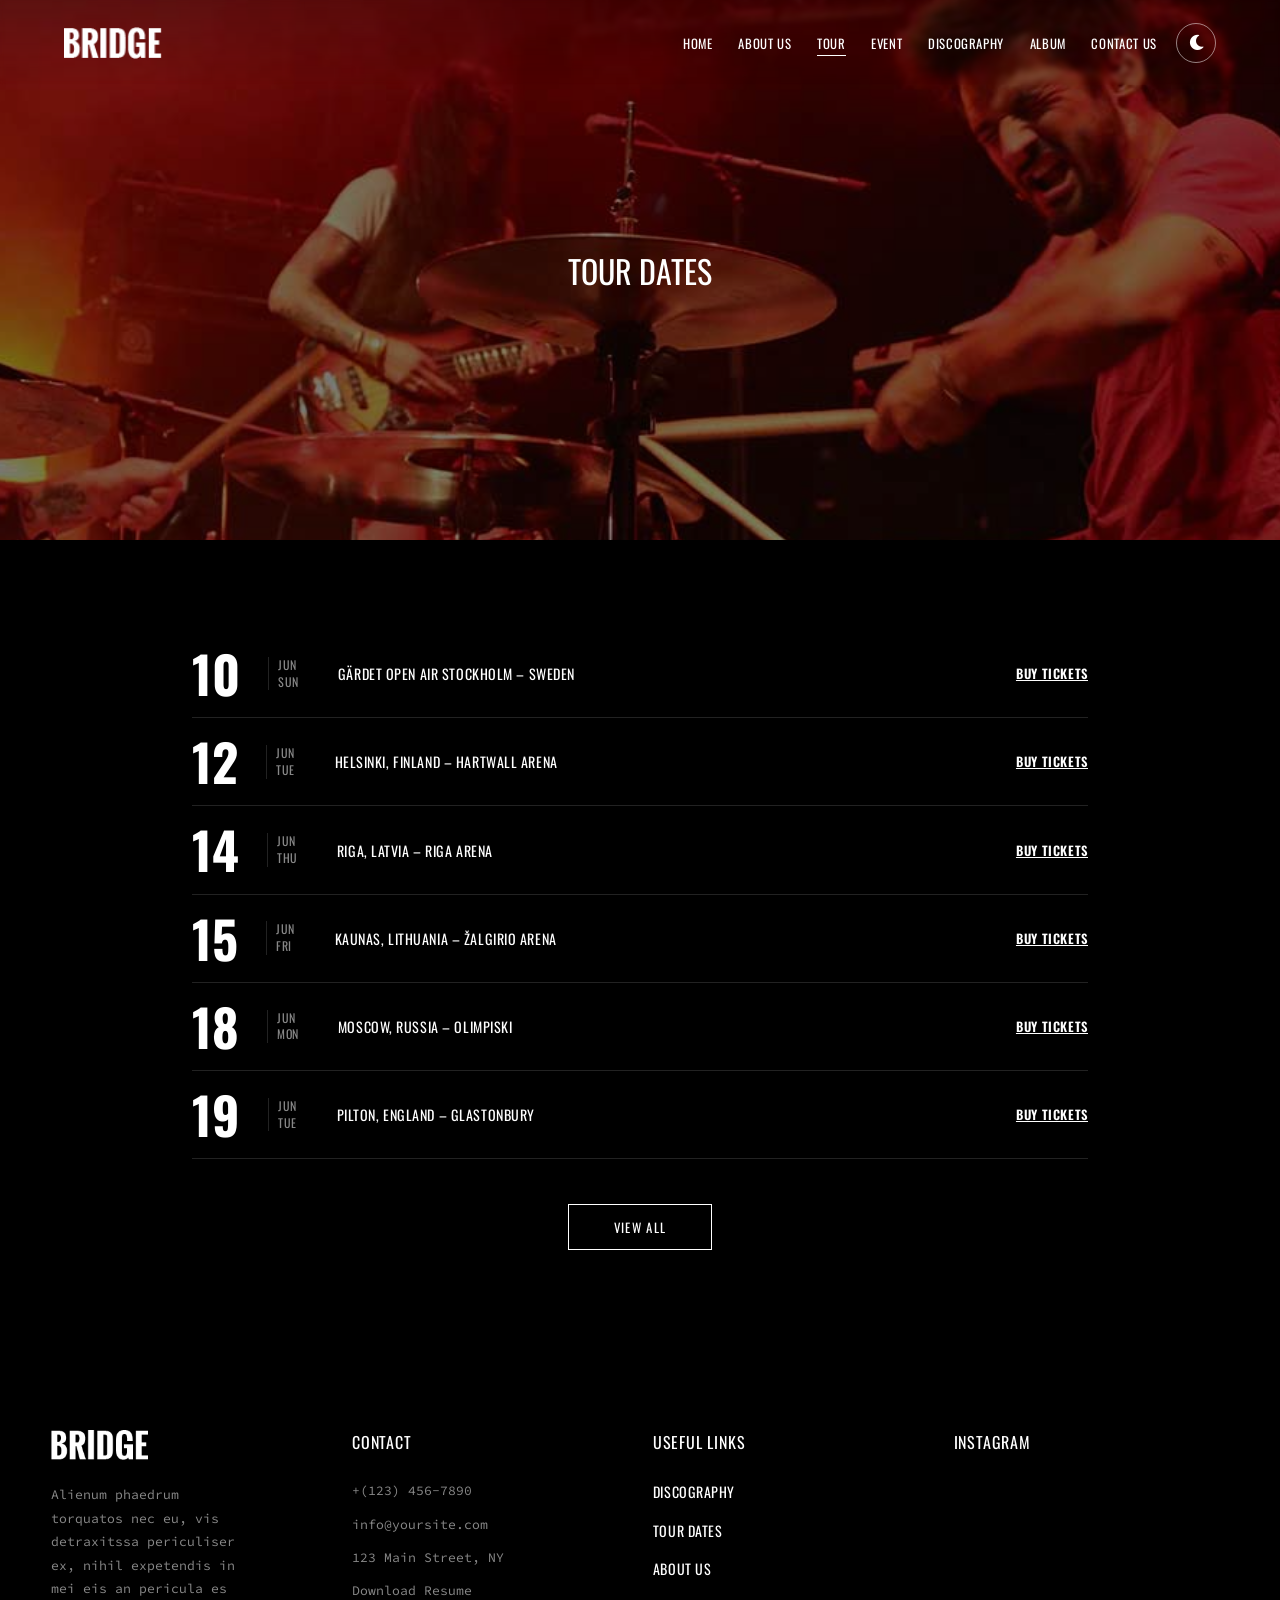
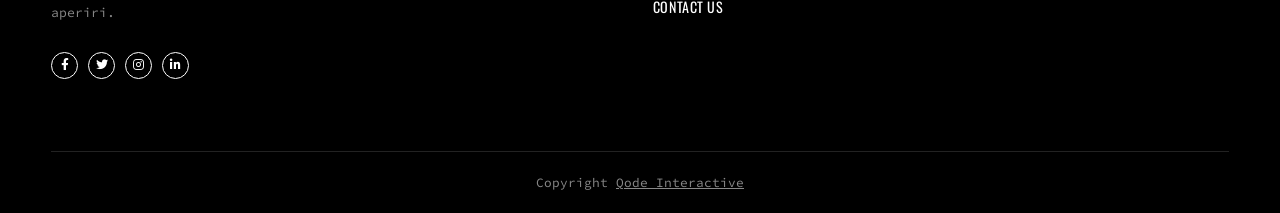
<file: tour.html>
<!DOCTYPE html>
<html lang="en">
<head>
    <meta charset="UTF-8">
    <meta name="viewport" content="width=device-width, initial-scale=1.0">
    <title>Boring Vaccines | Tour</title>

    <link rel="preconnect" href="https://fonts.googleapis.com">
    <link rel="preconnect" href="https://fonts.gstatic.com" crossorigin>
    <link href="https://fonts.googleapis.com/css2?family=Oswald:wght@200;300;400;500;600;700&family=Source+Code+Pro:wght@400;500&family=Open+Sans:wght@400;600;700&display=swap" rel="stylesheet">
    <link href="https://cdnjs.cloudflare.com/ajax/libs/font-awesome/5.15.3/css/all.min.css" rel="stylesheet">

    <link rel="stylesheet" href="/assets/css/style.css">
</head>
<body>

<!-- HEADER -->
<header>
    <div class="logo">
        <a href="index.html">
            <img src="assets/images/logo-1.png" alt="Boring Vaccines">
        </a>
    </div>

    <div class="header-derecha">
    <nav id="nav-principal">
        <ul>
            <li><a href="index.html">Home</a></li>
            <li><a href="about.html">About Us</a></li>
            <li><a href="tour.html"class="active">Tour</a></li>
            <li><a href="event.html">Event</a></li>
            <li><a href="discography.html">Discography</a></li>
            <li><a href="album.html">Album</a></li>
            <li><a href="contact.html">Contact Us</a></li>
        </ul>
    </nav>
        <button class="theme-toggle" id="theme-toggle" type="button" aria-label="Cambiar a modo claro" aria-pressed="false">
            <i class="fas fa-moon" aria-hidden="true"></i>
            <i class="fas fa-sun" aria-hidden="true"></i>
        </button>
        <button class="menu-toggle" id="menu-toggle" aria-label="Abrir menú" aria-expanded="false" aria-controls="nav-principal">
            <span></span>
            <span></span>
            <span></span>
        </button>
    </div>
</header>

<!-- HERO TOUR -->
<section class="tour-hero">
    <div class="tour-hero-overlay"></div>
    <h1 class="tour-hero-titulo">Tour Dates</h1>
</section>

<section class="fechas-seccion">
    <ul id="lista-fechas"></ul>
    <div class="fechas-boton-wrap">
        <button class="boton-borde" id="boton-ver-todas">View All</button>
    </div>
</section>

<!-- FOOTER -->
<footer>
    <div class="footer-grilla">
        <div class="footer-col">
            <img class="footer-logo" src="assets/images/footer-logo.png" alt="Footer Logo">
            <p class="footer-descripcion">Alienum phaedrum torquatos nec eu, vis detraxitssa periculiser ex, nihil expetendis in mei eis an pericula es aperiri.</p>
            <div class="footer-redes">
                <a href="https://www.facebook.com/" target="_blank"><i class="fab fa-facebook-f"></i></a>
                <a href="https://x.com/" target="_blank"><i class="fab fa-twitter"></i></a>
                <a href="https://www.instagram.com/" target="_blank"><i class="fab fa-instagram"></i></a>
                <a href="https://www.linkedin.com/" target="_blank"><i class="fab fa-linkedin-in"></i></a>
            </div>
        </div>
        <div class="footer-col">
            <h3>Contact</h3>
            <address>
                <p>+(123) 456-7890</p>
                <p>info@yoursite.com</p>
                <p>123 Main Street, NY</p>
                <p>Download Resume</p>
            </address>
        </div>
         <div class="footer-col">
            <h3>Useful Links</h3>
            <ul class="footer-links">
                <li><a href="discography.html">Discography</a></li>
                <li><a href="tour.html">Tour Dates</a></li>
                <li><a href="about.html">About Us</a></li>
                <li><a href="contact.html">Contact Us</a></li>
            </ul>
        </div>
        <div class="footer-col">
            <h3>Instagram</h3>
        </div>
    </div>
    <hr class="footer-linea">
    <div class="footer-copyright">
        <p>Copyright <a href="https://qodeinteractive.com/" target="_blank">Qode Interactive</a></p>
    </div>
</footer>

<button class="scroll-top" id="scroll-top" aria-label="Scroll to top">↑</button>

<script src="/assets/js/script.js"></script>
</body>
</html>
</file>
<file: assets/css/style.css>
/* RESET BASE*/
*,*::before,*::after {
  box-sizing: border-box;
  margin: 0;
  padding: 0;
}
html {
  scroll-behavior: smooth;
}
body {
  font-family: "Open Sans", sans-serif;
  background: var(--bg);
  color: var(--text);
  overflow-x: hidden;
  transition: background-color 0.35s ease, color 0.35s ease;
}
img {
  max-width: 100%;
  height: auto;
  display: block;
}
a {
  text-decoration: none;
  color: inherit;
}
ul,ol {
  list-style: none;
}
button {
  cursor: pointer;
  font: inherit;
  background: none;
  border: none;
  color: inherit;
}
/* VARIABLES */
:root {
  --black: #000;
  --white: #fff;
  --gray: #888;
  --gray-light: #bbb;
  --gray-border: #222;
  --font-heading: "Oswald", sans-serif;
  --font-mono: "Source Code Pro", monospace;
  --text-on-image: #ffffff;

  /* ===== TEMA (modo oscuro = default) ===== */
  --bg: #000;
  --bg-rgb: 0, 0, 0;
  --surface: #151515;
  --surface-2: #232323;
  --surface-3: #333333;
  --text: #ffffff;
  --fg-rgb: 255, 255, 255;
  --border-color: #222222;
  --player-bg: #ffffff;
  --player-track: #d0d0d0;
}

/* ===== MODO CLARO  ===== */
[data-theme="light"] {
  --bg: #cccccc;
  --bg-rgb: 204, 204, 204;
  --surface: #d9d9d9;
  --surface-2: #c0c0c0;
  --surface-3: #adadad;
  --text: #121212;
  --fg-rgb: 0, 0, 0;
  --border-color: #b3b3b3;
  --gray: #555555;
  --gray-light: #333333;
  --gray-border: #b3b3b3;
  --player-bg: #bfbfbf;
  --player-track: #999999;
}

[data-theme="light"] .video-fondo,
[data-theme="light"] .about-hero,
[data-theme="light"] .tour-hero,
[data-theme="light"] .contact-hero,
[data-theme="light"] .event-mapa iframe {
  filter: brightness(0.92);
}
/*  HEADER */
header,.hero-band-name,.hero-cta,.album-section::before,#modal-cerrar,#video-lightbox-cerrar,#lightbox-cerrar,.video-boton-play,.disco-card img,.disco-overlay,.tour-hero-overlay,.contact-hero-overlay,.member::after,
.member-info { position: absolute; }

.modal-video iframe,#modal-cerrar,#video-lightbox-cerrar,#lightbox-cerrar,.fecha-tickets,.footer-linea,.album-controles button,.track-fila-comprar,.review-nav button,.album-video-seccion iframe,.video-nav button,.video-nav a,.event-mapa iframe { border: none; }

/* PLAYER BAR */
.player-bar { background: var(--player-bg, #fff); box-shadow: 0 0.0625em 0.75em rgba(0,0,0,0.12); transition: background-color 0.35s ease; }
.galeria-encabezado h2::after,.blog-encabezado h2::after,.disco-encabezado h2::after,.boton-borde:hover,.footer-redes a:hover,.event-tickets-btn:hover,.event-redes-iconos a:hover,.album-progreso-fill,.album-disponible h2::after,.album-about h2::after,.album-lyrics h2::after,.album-reviews h2::after,.album-video-seccion h2::after,.event-detalles h2::after,.event-about h2::after,.event-redes h2::after,.contact-form-izquierda h2::after,.contact-form-derecha button { background: var(--text); }

/*  HEADER */
header,.album-portada,
.galeria-seccion,
.galeria-grilla,.galeria-grilla img,.blog-post img,.video-fondo,.disco-grilla,.disco-card img,.popUpMembers,.member img,.album-img,.album-progreso-track,.album-video-seccion iframe,.contact-form-derecha input,.contact-form-derecha textarea,
.event-fila-top,.event-imagen img,.event-mapa iframe,
.event-tickets-btn { width: 100%; }

.progress-track,#modal-cerrar,#video-lightbox-cerrar,.galeria-grilla img,#lightbox-cerrar,.lightbox-controles button,.fecha-tickets,.boton-borde,
.video-seccion,.video-boton-play,
.scroll-top,.member,.album-controles button,.album-progreso-track,.track-fila-comprar,.lyric-titulo,.review-nav button,.video-nav button,.video-nav a,.contact-form-derecha button,
.event-tickets-btn { cursor: pointer; }

/*  HEADER */
header,
.player-bar,.player-controls,.player-progress,.player-volume,.cancion,
.modal-video,.lightbox,.video-lightbox,.lightbox-controles,.lightbox-controles button,.fecha-item,.video-boton-play,.footer-redes a,.event-redes-iconos a,
.scroll-top,
.tour-hero,.about-hero,.socials a,.track-fila,.lyric-titulo,.review-pie,.video-nav,
.contact-hero { align-items: center; }

/* HERO */
.hero,
.player-bar,.progress-track,
.album-section,.album-izquierda,
.lista-canciones,.galeria-encabezado h2,.blog-encabezado h2,.album-about h2,.album-lyrics h2,.album-reviews h2,.album-video-seccion h2,.contact-form-izquierda h2,.event-detalles h2,.event-about h2,.event-redes h2,
.video-seccion,.disco-card,
.tour-hero,.about-hero,.tour-hero-titulo,.contact-hero-titulo,.listen-albums h2,.member,
.album-disponible h2,
.contact-hero { position: relative; }

.player-artist,.breadcrumb,.player-time,.album-izquierda p,.galeria-encabezado p,#lightbox-contador,.blog-encabezado p,.blog-post-fecha,.disco-encabezado p,.disco-overlay p,.footer-descripcion,.footer-col address p,.footer-copyright,.before-the-albums,.member-info span,.album-cancion-info .info-artista,.track-fila-comprar,
.album-about p,.album-meta li,.lyric-cuerpo,.review-texto,.contact-info-col p,.contact-form-izquierda > p,.contact-ciudad p,.contact-form-derecha input,.contact-form-derecha textarea,.contact-form-mensaje,.event-info li,
.event-about p { font-family: var(--font-mono); }

nav a,.hero-cta h2,.player-title,.album-izquierda h2,.cancion,.galeria-encabezado h2,.blog-encabezado h2,.album-about h2,.album-lyrics h2,.album-reviews h2,.album-video-seccion h2,.contact-form-izquierda h2,.event-detalles h2,.event-about h2,.event-redes h2,.disco-encabezado h2,.fecha-mes,.fecha-lugar,.fecha-tickets,.boton-borde,.blog-post-titulo,.disco-overlay h3,.disco-hero h1,.footer-col h3,.footer-links a,.tour-hero-titulo,.contact-hero-titulo,.listen-albums h2,.member-info h3,.album-cancion-info .info-titulo,.album-tracklist h3,.track-fila-titulo,
.album-disponible h2,.lyric-titulo,.review-autor,.contact-info-col h3,.contact-ciudad h4,.contact-form-derecha button,
.event-tickets-btn { text-transform: uppercase; }

nav a,.hero-band-name,.hero-cta h2,.player-title,.album-izquierda h2,.cancion,.galeria-encabezado h2,.blog-encabezado h2,.album-about h2,.album-lyrics h2,.album-reviews h2,.album-video-seccion h2,.contact-form-izquierda h2,.event-detalles h2,.event-about h2,.event-redes h2,.disco-encabezado h2,.fecha-numero,.fecha-mes,.fecha-lugar,.fecha-tickets,.boton-borde,.blog-post-titulo,.disco-overlay h3,.disco-hero h1,.footer-col h3,.footer-links a,.tour-hero-titulo,.contact-hero-titulo,.listen-albums h2,.member-info h3,
.album-cancion-info,.album-tracklist h3,.track-fila-titulo,
.album-disponible h2,.lyric-titulo,.review-autor,.review-nav button,.contact-info-col h3,.contact-ciudad h4,.contact-form-derecha button,
.event-tickets-btn { font-family: var(--font-heading); }

header,nav ul,.event-redes-iconos a,.event-redes-iconos,.event-derecha,.event-fila-medio,.event-fila-top,.event-contenido,.contact-form-derecha,.contact-form-seccion,.contact-info-grilla,.contact-ciudades,.contact-hero,.video-nav,.review-pie,.lyric-titulo,.album-col-derecha,.album-contenido,.track-fila,.socials a,.socials,.popUpMembers,.tour-hero,.about-hero,.scroll-top,.footer-redes,.footer-redes a,.footer-grilla,.disco-grilla,.video-lightbox.activo,.video-boton-play,.blog-grilla,.fecha-item,.lightbox-controles button,.lightbox-controles,.lightbox.activo,.galeria-grilla,.modal-video.activo,.cancion-botones,.review-nav,.cancion,.album-botones,.album-section,.player-volume,.player-progress,.player-controls,.player-bar,.store-btns,.album-disponible-btns,.hero{display: flex;}/*  HEADER */
header { top: 0; left: 0; z-index: 100; padding: 2.5vh 5vw; justify-content: space-between; background: linear-gradient(to bottom, rgba(0, 0, 0, 0.22), rgba(0, 0, 0, 0)); backdrop-filter: blur(2px); -webkit-backdrop-filter: blur(2px); transition: background-color 0.35s ease; }
.logo img {
  height: 2em;
  width: auto;
}
nav ul {
  gap: 2vw;
}
.album-izquierda h2,.cancion:hover,.cancion-botones button:hover,#modal-cerrar,#video-lightbox-cerrar,.galeria-encabezado h2, .blog-encabezado h2, .album-about h2, .album-lyrics h2,.album-reviews h2, .album-video-seccion h2, .contact-form-izquierda h2,.event-detalles h2, .event-about h2, .event-redes h2, .disco-encabezado h2,#lightbox-cerrar,.lightbox-controles button,.fecha-numero,.fecha-lugar,.fecha-lugar a,.blog-post-titulo a,.fecha-tickets,.boton-borde,.blog-post-titulo,.event-redes-iconos a,.event-tickets-btn,.event-info li a:hover,.event-info li span,.contact-form-derecha button:hover,.contact-form-derecha input,.contact-form-derecha textarea,.contact-ciudad h4,.contact-info-col h3,.video-nav button,.video-nav a,.review-nav button,.review-autor,.lyric-titulo,.album-meta li span,.album-disponible h2,.track-fila-comprar:hover,.track-fila-titulo,.album-tracklist h3,.album-cancion-info .info-titulo,.album-controles button,.scroll-top:hover,.footer-links a,.footer-col h3,.footer-redes a,.disco-hero h1,.disco-overlay h3,.video-boton-play  {
color: var(--text);
}
nav a,.hero-band-name,.hero-cta h2,.tour-hero-titulo,.contact-hero-titulo {
  color: var(--text-on-image);
}nav a { font-size: 0.8rem; font-weight: 400; letter-spacing: 0.05em; padding-bottom: 0.1875em; border-bottom: 0.0625em solid transparent; transition: border-color 0.3s; }
nav a:hover,nav a.active {
  border-bottom-color: var(--text-on-image);}
/* HERO */
.hero { min-height: 110vh; background: url("../images/background-1.png") center/cover no-repeat; align-items: flex-end; }.hero-band-name { left: 9%; top: 50%; transform: translateY(-50%) rotate(180deg); writing-mode: vertical-rl; font-size: clamp(3rem, 7vw, 7rem); font-weight: 700; letter-spacing: 0.08em; text-shadow: 0 0.25em 1.5em rgba(0, 0, 0, 0.5); }.hero-cta { right: 14%; bottom: 8%; max-width: 30em; }.hero-cta h2 { font-size: clamp(2rem, 3.5vw, 3.5rem); font-weight: 400; line-height: 1.05; margin-bottom: 2.5vh; }
.store-btns,.album-disponible-btns {
  gap: 0.875em;
  flex-wrap: wrap;
}
.store-btns img {
  height: 3.125em;
  width: auto;
  transition: opacity 0.3s;
}
.store-btns img:hover,.album-botones img:hover,.galeria-grilla img:hover,.album-disponible-btns img:hover,.lyric-titulo:hover {opacity: 0.7;}/* PLAYER BAR */
.player-bar { padding: 0 9vw; height: 5.5em; z-index: 10; gap: 1vw; }
.player-cover {
  width: 4.5em;
  height: 4.5em;
  object-fit: cover;
  flex-shrink: 0;
}
.player-info {
  padding: 0 2vw;
  min-width: 8.75em;
}.player-title { font-size: 1rem; color: #111; font-weight: 400; line-height: 1.2; }.player-artist,.breadcrumb { font-size: 0.82rem; color: var(--gray); }.player-controls { gap: 1.5vw; margin-left: 1vw; }
.player-controls button {
  color: #111;
  font-size: 1rem;
  transition: opacity 0.3s;
}
.player-controls button:hover {
  opacity: 0.45;
}.player-progress { flex: 1; margin: 0 2vw; gap: 1vw; }.progress-track { flex: 1; height: 0.1875em; background: var(--player-track); border-radius: 0.125em; }
.progress-fill {
  height: 100%;
  width: 0%;
  background: #111;
  border-radius: 0.125em;
  transition: width 0.1s linear;
}.player-time { font-size: 0.82rem; color: var(--gray); white-space: nowrap; }.player-volume { gap: 0.6vw; }
.player-volume i {
  color: var(--gray);
  font-size: 0.9rem;
}
.vol-track {
  width: 4.375em;
  height: 0.1875em;
  background: var(--player-track);
  border-radius: 0.125em;
}
.vol-fill {
  width: 75%;
  height: 100%;
  background: #111;
  border-radius: 0.125em;
}/* ALBUM SECTION*/
.album-section { background: url("../images/h1-img-8.jpg") center/cover no-repeat; min-height: 80vh; padding: 10vh 0; }.album-section::before { content: ""; inset: 0; background: rgba(0, 0, 0, 0.4); }.album-izquierda { z-index: 1; margin-left: 15vw; width: 28vw; flex-shrink: 0; }.album-portada { max-width: 21.25em; }.album-izquierda h2 { font-size: clamp(1.4rem, 2vw, 2rem); font-weight: 400; margin: 3vh 0 1.5vh; }.album-izquierda p { font-size: 0.88rem; color: var(--gray); line-height: 1.7; margin-bottom: 2.5vh; }
.album-botones {
  gap: 0.875em;
}
.album-botones img {
  height: 2.75em;
  width: auto;
  transition: opacity 0.3s;
}/* Lista de canciones */
.lista-canciones { z-index: 1; flex: 1; margin: 0 13vw 0 5vw; align-self: center; }.cancion { border-bottom: 0.0625em solid var(--gray-border); padding: 1.8vh 0; color: var(--gray); font-size: 0.95rem; gap: 1.2vw; transition: color 0.3s; }
.cancion:last-child {
  border-bottom: none;
}
.cancion-numero {
  min-width: 2ch;
}
.cancion-titulo {
  flex: 1;
  font-weight: 500;
}
.cancion-duracion {
  margin-right: 1vw;
}
.cancion-botones,.review-nav {
  gap: 1vw;
}
.cancion-botones button {
  color: var(--gray);
  font-size: 0.82rem;
  transition: color 0.3s;
}

/* Modo oscuro de Album section */
[data-theme="light"] .album-izquierda h2,
[data-theme="light"] .album-izquierda p,
[data-theme="light"] .cancion,
[data-theme="light"] .cancion-botones button {
  color: #cccccc;
}
[data-theme="light"] .cancion:hover,
[data-theme="light"] .cancion-botones button:hover {
  color: #ffffff;}
/* MODAL VIDEO */
.modal-video, .lightbox, .video-lightbox { display: none; position: fixed; inset: 0; z-index: 1000; justify-content: center; }
.modal-video { background: rgba(0, 0, 0, 0.88); }.modal-video iframe { width: 62vw; height: 35vw; }#modal-cerrar,#video-lightbox-cerrar { top: 3vh; right: 2vw; font-size: 1.8rem; background: none; transition: opacity 0.3s; }
#modal-cerrar:hover,#lightbox-cerrar:hover,.fecha-lugar a:hover,.fecha-tickets:hover,.blog-post-titulo a:hover,#video-lightbox-cerrar:hover,.breadcrumb a:hover,.footer-links a:hover  {opacity: 0.6;}/* GALERIA*/
.galeria-seccion { background: var(--bg); overflow: hidden; }
.galeria-encabezado {
    padding: 9vh 15vw 0;
}.galeria-encabezado h2, .blog-encabezado h2, .album-about h2, .album-lyrics h2,.album-reviews h2, .album-video-seccion h2, .contact-form-izquierda h2,.event-detalles h2, .event-about h2, .event-redes h2, .disco-encabezado h2 { font-weight: 400; }
.galeria-encabezado h2, .blog-encabezado h2, .disco-encabezado h2 { font-size: clamp(2rem, 3vw, 3rem); }
.album-about h2, .album-lyrics h2, .album-reviews h2, .album-video-seccion h2 { font-size: clamp(1.5rem, 2vw, 2rem); }
.contact-form-izquierda h2 { font-size: clamp(1.8rem, 2.5vw, 2.5rem); }
.event-detalles h2, .event-about h2, .event-redes h2 { font-size: clamp(1.2rem, 1.8vw, 1.8rem); }
.galeria-encabezado h2, .blog-encabezado h2, .album-about h2, .album-lyrics h2, .album-reviews h2 { margin-bottom: 1.5vh; }
.album-video-seccion h2 { margin-bottom: 2.5vh; }
.contact-form-izquierda h2, .event-detalles h2, .event-about h2, .event-redes h2 { margin-bottom: 2vh; }
.disco-encabezado h2 { margin-bottom: 0; }.galeria-encabezado h2::after,.blog-encabezado h2::after,.disco-encabezado h2::after { content: ''; display: block; width: 3.125em; height: 0.125em; margin-top: 2.5vh; }.galeria-encabezado p { font-size: 0.88rem; color: var(--gray); line-height: 1.7; max-width: 55%; margin-top: 3.5vh; margin-bottom: 5vh; }/* GRILLA  */
.galeria-grilla { flex-wrap: wrap; }.galeria-grilla img { object-fit: cover; transition: opacity 0.3s ease; display: block; }
@media (min-width: 48em) {
    /* Fila 1: grande - chica - chica */
    .galeria-grilla img:nth-child(1) { width: 50%; height: 20em; }
    .galeria-grilla img:nth-child(2),
    .galeria-grilla img:nth-child(3) { width: 25%; height: 20em; }

    /* Fila 2: chica - chica - grande */
    .galeria-grilla img:nth-child(4),
    .galeria-grilla img:nth-child(5) { width: 25%; height: 17.5em; }
    .galeria-grilla img:nth-child(6) { width: 50%; height: 17.5em; }
}
/*LIGHTBOX */
.lightbox { background: rgba(0,0,0,0.95); flex-direction: column; }
.lightbox img {
    max-width: 85vw;
    max-height: 75vh;
    object-fit: contain;
}#lightbox-cerrar { top: 4vh; right: 4vw; font-size: 2rem; background: none; transition: transform 0.2s, opacity 0.3s; }
#lightbox-cerrar:hover {
transform: scale(1.1);
}.lightbox-controles { gap: 2vw; margin-top: 3vh; }.lightbox-controles button { font-size: 1.2rem; width: 2.75em; height: 2.75em; border: 0.125em solid var(--text); border-radius: 50%; background: none; justify-content: center; transition: background 0.3s, transform 0.2s; }
.lightbox-controles button:hover {
    background: rgba(255,255,255,0.2);
    transform: scale(1.05);
}#lightbox-contador { font-size: 0.9rem; color: var(--gray-light); letter-spacing: 0.0625em; }
/* TOUR DATES*/
.fechas-seccion {
    padding: 10vh 15vw;
    background: var(--bg);
}.fecha-item { border-bottom: 0.0625em solid var(--gray-border); padding: 2vh 0; gap: 1vw; flex-wrap: wrap; }.fecha-numero { font-size: clamp(2.5rem, 4vw, 3.8rem); font-weight: 700; line-height: 1; margin-right: 0.3em; }.fecha-mes { font-size: 0.75rem; color: var(--gray); line-height: 1.4; letter-spacing: 0.08em; border-left: 0.0625em solid var(--gray-border); padding-left: 0.7em; min-width: 2.5em; }.fecha-lugar { flex: 1; font-size: 0.88rem; font-weight: 400; letter-spacing: 0.04em; padding-left: 2vw; }
.fecha-lugar a,.blog-post-titulo a {
    transition: opacity 0.3s;
}.fecha-tickets { font-size: 0.8rem; font-weight: 600; text-decoration: underline; letter-spacing: 0.05em; transition: opacity 0.3s; margin-left: auto; background: none; }
.fechas-boton-wrap,.disco-boton-wrap {
    text-align: center;
    margin-top: 5vh;
}.boton-borde { display: inline-block; font-size: 0.8rem; font-weight: 400; letter-spacing: 0.1em; border: 0.0625em solid var(--text); padding: 1.4vh 3.5vw; transition: background 0.3s, color 0.3s; background: transparent; }.boton-borde:hover,.footer-redes a:hover,.event-tickets-btn:hover,.event-redes-iconos a:hover { color: var(--bg); }
/* BLOG */
.blog-seccion {
    padding: 10vh 15vw 12vh;
    background: var(--bg);
}
.blog-encabezado {
    margin-bottom: 5vh;
}.blog-encabezado p { font-size: 0.88rem; color: var(--gray); line-height: 1.7; max-width: 55%; margin-top: 3.5vh; }
.blog-grilla {
    gap: 3vw;
    flex-wrap: wrap;
}
.blog-post {
    width: calc(33.33% - 2vw);
    overflow: hidden;
}.blog-post img { aspect-ratio: 4/3; object-fit: cover; display: block; transition: transform 0.4s ease; }
.blog-post:hover img { transform: scale(1.03); }.blog-post-titulo { font-size: 1rem; font-weight: 400; margin-top: 1.5vh; letter-spacing: 0.03em; }.blog-post-fecha { font-size: 0.8rem; color: var(--gray); margin-top: 0.6vh; }/*  VIDEO SECTION*/
.video-seccion { overflow: hidden; }.video-fondo { aspect-ratio: 16/7; object-fit: cover; display: block; transition: transform 0.5s ease; }
.video-seccion:hover .video-fondo { transform: scale(1.02); }.video-boton-play { top: 50%; left: 50%; transform: translate(-50%, -50%); width: 4.375em; height: 4.375em; border: 0.1875em solid var(--text); border-radius: 50%; justify-content: center; font-size: 1.4rem; background: transparent; transition: background 0.3s; }
.video-seccion:hover .video-boton-play {
    background: rgba(255,255,255,0.15);
}
/* VIDEO LIGHTBOX*/
.video-lightbox { background: rgba(0,0,0,0.92); }
.video-lightbox video {
    max-width: 80vw;
    max-height: 80vh;
}/* DISCOGRAPHY*/
.disco-seccion {
    padding: 10vh 0 12vh 0;
    background: var(--bg);
}
.disco-encabezado {
    padding: 0 9vw;
    margin-bottom: 5vh;
}.disco-encabezado p { font-size: 0.88rem; color: var(--gray); line-height: 1.7; max-width: 26.25em; margin-top: 3.5vh; }.disco-grilla { flex-wrap: wrap; gap: 1.5625em; margin: 0; padding: 0 9vw; }.disco-card { width: 22%; overflow: hidden; margin: 0; padding: 0; line-height: 0; height: 18vw; flex-shrink: 0; }.disco-card img { height: 100%; object-fit: cover; display: block; transition: opacity 0.4s; inset: 0; }
.disco-card:hover img {
    opacity: 0.35;
}.disco-overlay { left: 10%; bottom: 8%; opacity: 0; transform: translateY(0.625em); transition: opacity 0.35s, transform 0.35s; pointer-events: none; z-index: 1; }
.disco-card:hover .disco-overlay,.scroll-top.visible,.member:hover .member-info {  opacity: 1;}
.disco-card:hover .disco-overlay {
transform: translateY(0);
}.disco-overlay h3 { font-size: clamp(1rem, 1.5vw, 1.4rem); font-weight: 400; line-height: 1.1; margin-bottom: 0.3em; }.disco-overlay p { font-size: 0.82rem; color: var(--gray-light); }
.disco-hero {
    background: var(--bg);
    padding: 12vh 9vw 4vh;
}.disco-hero h1 { font-size: clamp(2rem, 4vw, 3.5rem); font-weight: 700; letter-spacing: 0.05em; margin-bottom: 1.5vh; }
.breadcrumb a {
    color: var(--gray);
    transition: opacity 0.3s;
}
/* FOOTER*/
footer {
    padding: 10vh 4vw 0;
    background: var(--bg);
}
.footer-grilla {
    gap: 2vw;
    padding-bottom: 8vh;
    flex-wrap: wrap;
}
.footer-col,.contact-info-col {
    flex: 1;
    min-width: 11.25em;
}
.footer-logo {
    height: 1.875em;
    width: auto;
    margin-bottom: 2.5vh;
}.footer-descripcion { font-size: 0.82rem; color: var(--gray); line-height: 1.8; margin-bottom: 3vh; max-width: 15em; }
.footer-redes {
    gap: 0.625em;
}.footer-redes a, .event-redes-iconos a { border-radius: 50%; justify-content: center; font-size: 0.75rem; transition: background 0.3s, color 0.3s; }
.footer-redes a { width: 2.25em; height: 2.25em; border: 0.125em solid var(--text); }.footer-col h3 { font-size: 1rem; font-weight: 400; letter-spacing: 0.05em; margin-bottom: 3vh; }
.footer-col address {
    font-style: normal;
}.footer-col address p { font-size: 0.82rem; color: var(--gray); margin-bottom: 1.5vh; line-height: 1.5; }
.footer-links,.album-meta {
    list-style: none;
    padding: 0;
}
.footer-links li {
    margin-bottom: 1.8vh;
}.footer-links a { font-size: 0.88rem; font-weight: 400; letter-spacing: 0.04em; transition: opacity 0.3s; }.footer-linea { border-top: 0.0625em solid var(--gray-border); margin: 0; }.footer-copyright { text-align: center; padding: 2.5vh 0; font-size: 0.8rem; color: var(--gray); }
.footer-copyright a {
    color: var(--gray);
    text-decoration: underline;
}/* SCROLL TO TOP*/
.scroll-top { position: fixed; bottom: 2rem; right: 2rem; width: 2.75em; height: 2.75em; border: 0.125em solid var(--gray); border-radius: 50%; color: var(--gray); justify-content: center; font-size: 1.1rem; opacity: 0; transition: opacity 0.4s, background 0.3s; z-index: 500; background: transparent; }
.scroll-top:hover { background: rgba(var(--fg-rgb),0.1); }/* TOUR HERO*/
.tour-hero,.about-hero { height: 60vh; justify-content: center; }
.tour-hero {
background: url('../images/tour-title-area.png') center/cover no-repeat;
background-attachment: fixed;
}
.about-hero {
    background: url('../images/about-title-area.png') center/cover no-repeat;
    background-attachment: fixed;
}.tour-hero-overlay,.contact-hero-overlay { inset: 0; background: rgba(0,0,0,0.45); }.tour-hero-titulo, .contact-hero-titulo { z-index: 1; font-weight: 400; text-align: center; }
.tour-hero-titulo { font-size: 2em; }
/* Estilo para el contenedor que centra el contenido */
.container {
    max-width: 50em; 
    margin: 0 auto;
    padding: 0 1.25em;
}
.listen-albums {
    background-color: var(--bg);
    padding: 6.25em 0;
    text-align: left;       /* ← el original es LEFT, no centrado */
    color: var(--text);
}
.listen-albums .container {
    max-width: 53.75em;
    margin: 0 auto;
    padding: 0 9vw;
}.listen-albums h2 { font-size: clamp(2rem, 3vw, 3rem); font-weight: 400; letter-spacing: 0.125em; margin-bottom: 0; }
.listen-albums h2::after {
    content: '';
    display: block;
    width: 3.125em;
    height: 0.125em;
    background-color: var(--text);
    margin: 1.25em 0 0;       /* ← izquierda, NO centrado */
}.before-the-albums { font-size: 0.88rem; line-height: 1.8; color: var(--gray); margin-top: 1.875em; max-width: 53.75em; }.popUpMembers { height: 60vh; background: var(--bg); overflow: hidden; }.member { flex: 1; transition: flex 0.6s ease; overflow: hidden; }.member img { height: 100%; object-fit: cover; display: block; transition: transform 0.6s ease; }.member::after { content: ""; inset: 0; background: rgba(0, 0, 0, 0); transition: background 0.4s ease; z-index: 1; }
.member:hover::after {
    background: rgba(0, 0, 0, 0.55);       
}/* Info — invisible por defecto */
.member-info { top: 50%; left: 50%; transform: translate(-50%, -50%); z-index: 2; text-align: center; color: #fff; opacity: 0; white-space: nowrap; }.member-info h3 { font-size: clamp(1.2rem, 2.5vw, 2.8rem); font-weight: 400; margin: 0 0 0.5em; letter-spacing: 0.05em; }.member-info span { font-size: 0.9rem; color: #ccc; display: block; margin-bottom: 1.25em; }
.socials {
    justify-content: center;
    gap: 0.875em;
}.socials a { color: #fff; font-size: 0.85rem; width: 1.875em; height: 1.875em; border: 0.0625em solid rgba(255, 255, 255, 0.6); border-radius: 50%; justify-content: center; transition: background 0.3s, border-color 0.3s; }
.socials a:hover {
    background: rgba(255, 255, 255, 0.15);
    border-color: #fff;
}
/* BREADCRUMB*/
.event-info li a {
    color: var(--gray);
    transition: color 0.3s;
}
/* CONTENIDO PRINCIPAL — dos columnas*/
.album-contenido {
    gap: 6vw;
    padding: 6vh 15vw 12vh;
    background: var(--bg);
    align-items: flex-start;
}
/* COLUMNA IZQUIERDA */
.album-col-izquierda {
    width: 35%;
    flex-shrink: 0;
}.album-img { display: block; margin-bottom: 3vh; }
/* Controles  */
.album-controles {
    display: grid;
    grid-template-columns: 1fr 1fr 1fr;
    background: var(--surface-2);
    margin-bottom: 0;
}.album-controles button { font-size: 1rem; background: none; border-right: 0.0625em solid var(--surface-3); transition: opacity 0.3s; padding: 2vh 0; text-align: center; }
.album-controles button:last-child {
    border-right: none;
}
.album-controles button:hover,.review-nav button:hover,.video-nav button:hover{ opacity: 0.5; }
/* Barra de progreso */
.album-progreso-wrap {
    background: var(--surface);
    padding: 0 1.2vw 1.5vh;
    margin-bottom: 0;
}.album-progreso-track { height: 0.1875em; background: var(--gray-border); border-radius: 0.125em; }.album-progreso-fill { height: 100%; width: 0%; border-radius: 0.125em; transition: width 0.1s linear; }/* Info cancion*/
.album-cancion-info { background: var(--surface); padding: 2vh 1.2vw; margin-bottom: 4vh; }.album-cancion-info .info-titulo { font-size: 0.95rem; letter-spacing: 0.05em; margin-bottom: 0.5vh; }.album-cancion-info .info-artista { font-size: 0.78rem; color: var(--gray); text-transform: none; }
/* Tracklist */
.album-tracklist {
    margin-bottom: 4vh;
}.album-tracklist h3 { font-size: 1rem; font-weight: 400; letter-spacing: 0.05em; margin-bottom: 2vh; padding-bottom: 1vh; border-bottom: 0.0625em solid var(--gray-border); }.track-fila { justify-content: space-between; padding: 1.2vh 0; border-bottom: 0.0625em solid var(--gray-border); transition: background 0.3s; }
.track-fila:hover { background: rgba(var(--fg-rgb),0.03); }.track-fila-titulo { font-size: 0.88rem; font-weight: 400; letter-spacing: 0.03em; flex: 1; }.track-fila-comprar { font-size: 0.75rem; color: var(--gray); text-decoration: underline; transition: color 0.3s; background: none; }/* Available On */
.album-disponible h2 { font-size: 1.2rem; font-weight: 400; letter-spacing: 0.05em; margin-bottom: 2vh; }.album-disponible h2::after,.album-about h2::after,.album-lyrics h2::after,.album-reviews h2::after,.album-video-seccion h2::after,.event-detalles h2::after,.event-about h2::after,.event-redes h2::after { content: ''; display: block; width: 2.5em; height: 0.125em; margin-top: 1.5vh; }
.album-disponible-btns img {
    height: 2.5em;
    width: auto;
    transition: opacity 0.3s;
}/*COLUMNA DERECHA */
.album-col-derecha {
    flex: 1;
    flex-direction: column;
    gap: 6vh;
}
/* Album Reviews — caja con fondo gris */
.album-reviews {
    background: var(--surface);
    padding: 4vh 4vw;
}
.album-reviews h2 {
    margin-bottom: 2vh;
}/* About Album */
.album-about p { font-size: 0.85rem; color: var(--gray); line-height: 1.8; margin-top: 2vh; margin-bottom: 2.5vh; }.album-meta li { font-size: 0.82rem; color: var(--gray); margin-bottom: 1vh; line-height: 1.5; }
.album-meta li span {
    font-weight: 600;
    margin-right: 0.5em;
}
/* Available Lyrics — acordeon */
.lyric-item {
    border-bottom: 0.0625em solid var(--gray-border);
}.lyric-titulo { justify-content: space-between; padding: 1.5vh 0; font-size: 0.95rem; font-weight: 400; letter-spacing: 0.04em; transition: opacity 0.3s; }
.lyric-titulo i {
    font-size: 0.8rem;
    transition: transform 0.3s;
    color: var(--gray);
}
.lyric-titulo.abierto i { transform: rotate(180deg); }.lyric-cuerpo { display: none; padding: 1vh 0 2vh; font-size: 0.82rem; color: var(--gray); line-height: 2; }
.lyric-cuerpo.abierto { display: block; }
/* Album Reviews */
.review-contenido {
    margin: 2vh 0 0;
}.review-texto { font-size: 0.88rem; color: var(--gray-light); line-height: 1.9; font-style: italic; margin-bottom: 3vh; }.review-pie { justify-content: space-between; }.review-autor { font-size: 0.85rem; letter-spacing: 0.08em; }.review-nav button { font-size: 1.4rem; background: none; transition: opacity 0.3s; line-height: 1; }/* Latest Video — sección ancho completo, debajo de las columnas */
.album-video-seccion {
    background: var(--bg);
    padding: 4vh 15vw 12vh;
}.album-video-seccion iframe { aspect-ratio: 16/9; height: auto; max-height: none; display: block; }.video-nav { justify-content: center; gap: 4vw; padding-top: 3vh; }.video-nav button,.video-nav a { background: none; transition: opacity 0.3s; }
#video-anterior,#video-siguiente {
    font-size: 1.6rem;
    line-height: 1;
}
#video-grilla {
    font-size: 1.1rem;
}/* CONTACT HERO*/
.contact-hero { height: 60vh; background: url('../images/contact-us-title.png') center/cover no-repeat; background-attachment: fixed; justify-content: center; }
.contact-hero-titulo { font-size: clamp(2.5rem, 5vw, 4.5rem); letter-spacing: 0.1em; }
/*  SECCION 1 — 4 columnas*/
.contact-info-seccion {
    background: var(--bg);
    padding: 10vh 15vw;
    border-bottom: 0.0625em solid var(--border-color);
}
.contact-info-grilla,.contact-ciudades {
    gap: 4vw;
    flex-wrap: wrap;
}.contact-info-col h3 { font-size: 1.1rem; font-weight: 400; letter-spacing: 0.08em; margin-bottom: 2vh; }.contact-info-col p { font-size: 0.82rem; color: var(--gray); line-height: 1.8; }
/* SECCION 2 — info + formulario */
.contact-form-seccion {
    background: var(--surface);
    padding: 10vh 15vw;
    gap: 8vw;
    align-items: flex-start;
}
.contact-form-izquierda {
    flex: 1;
}.contact-form-izquierda h2::after { content: ''; display: block; width: 3.125em; height: 0.125em; margin-top: 2vh; }.contact-form-izquierda > p { font-size: 0.88rem; color: var(--gray); line-height: 1.8; margin-top: 3vh; margin-bottom: 4vh; max-width: 26.25em; }
.contact-ciudad {
    flex: 1;
    min-width: 0;
}.contact-ciudad h4 { font-size: 0.95rem; font-weight: 400; letter-spacing: 0.08em; margin-bottom: 1.5vh; }.contact-ciudad p { font-size: 0.8rem; color: var(--gray); line-height: 1.9; }
/* ── Formulario ── */
.contact-form-derecha {
    flex: 1;
    flex-direction: column;
    gap: 1.5vh;
}.contact-form-derecha input,.contact-form-derecha textarea { background: transparent; border: 0.0625em solid var(--text); font-size: 0.85rem; padding: 1.2vh 1vw; outline: none; transition: border-color 0.3s; }
.contact-form-derecha input::placeholder,.contact-form-derecha textarea::placeholder {
    color: var(--gray);
}
.contact-form-derecha input:focus,.contact-form-derecha textarea:focus {
    border-color: var(--gray-light);
}
.contact-form-derecha textarea {
    min-height: 9.375em;
    resize: none;
}.contact-form-derecha button { align-self: flex-start; font-size: 0.8rem; font-weight: 400; letter-spacing: 0.1em; color: var(--bg); border: 0.0625em solid var(--text); padding: 1.4vh 3vw; transition: background 0.3s, color 0.3s; }
.contact-form-derecha button:hover {
    background: transparent;
}.contact-form-mensaje { font-size: 0.82rem; padding: 0.8vh 0; }
.mensaje-error { color: #e74c3c; }
.mensaje-ok { color: #2ecc71; }
/*  CONTENIDO PRINCIPAL*/
.event-contenido {
    padding: 4vh 15vw 12vh;
    background: var(--bg);
    flex-direction: column;
    gap: 5vh;
}/* FILA 1 — imagen chica + mapa grande */
.event-fila-top { align-items: stretch; height: 30em; }
.event-imagen {
    width: 32%;
    flex-shrink: 0;
    margin: 0;
    padding: 0;
    line-height: 0;
    font-size: 0;
}.event-imagen img { height: 100%; object-fit: cover; object-position: center top; display: block; margin: 0; padding: 0; }
.event-mapa {
    flex: 1;
    margin: 0;
    padding: 0;
    margin-left: 6vw;
    line-height: 0;
    font-size: 0;
}.event-mapa iframe { height: 100%; display: block; filter: grayscale(1); margin: 0; padding: 0; }
/* FILA 2 — details + about tour y follow */
.event-fila-medio {
    gap: 6vw;
    align-items: flex-start;
}
.event-detalles {
    width: 22%;
    flex-shrink: 0;
}
.event-derecha {
    flex: 1;
    flex-direction: column;
    gap: 4vh;
}
/* Info lista */
.event-info {
    list-style: none;
    padding: 0;
    margin: 3vh 0;
}.event-info li { font-size: 0.82rem; color: var(--gray); margin-bottom: 1.2vh; line-height: 1.6; }
.event-info li span {
    font-weight: 600;
    margin-right: 0.3em;
}/* Botón */
.event-tickets-btn { font-size: 0.8rem; font-weight: 400; letter-spacing: 0.1em; border: 0.0625em solid var(--text); padding: 1.4vh 3vw; background: transparent; transition: background 0.3s, color 0.3s; margin-top: 1vh; display: block; text-align: center; }/* About Tour */
.event-about p { font-size: 0.85rem; color: var(--gray); line-height: 1.9; margin-top: 2vh; }
/* Follow And Share */
.event-redes-iconos {
    gap: 0.875em;
    margin-top: 2vh;
    flex-wrap: wrap;
}
.event-redes-iconos a { width: 2.125em; height: 2.125em; border: 0.09375em solid var(--text); }
/* RESPONSIVE */
@media (max-width: 56.25em) {
    .event-contenido { padding: 4vh 8vw 10vh; }
    .event-fila-top { flex-direction: column; height: auto; }
    .event-imagen { width: 100%; height: 15.625em; }
    .event-mapa iframe { min-height: 15.625em; }
    .event-fila-medio { flex-direction: column; }
    .event-detalles { width: 100%; }
}

/* ===== THEME TOGGLE ===== */
.theme-toggle {
    position: relative;
    width: 2.5em;
    height: 2.5em;
    flex-shrink: 0;
    border: 0.0625em solid rgba(255, 255, 255, 0.5);
    border-radius: 50%;
    display: flex;
    align-items: center;
    justify-content: center;
    background: transparent;
    color: var(--text-on-image);
    overflow: hidden;
    transition: border-color 0.3s, background 0.3s;
}
.theme-toggle:hover {
    background: rgba(255, 255, 255, 0.15);
    border-color: var(--text-on-image);
}
.theme-toggle i {
    position: absolute;
    font-size: 0.95rem;
    transition: transform 0.4s ease, opacity 0.3s ease;
}
.theme-toggle .fa-moon {
    opacity: 1;
    transform: translateY(0) rotate(0deg);
}
.theme-toggle .fa-sun {
    opacity: 0;
    transform: translateY(1.2em) rotate(-45deg);
}
[data-theme="light"] .theme-toggle .fa-moon {
    opacity: 0;
    transform: translateY(-1.2em) rotate(45deg);
}
[data-theme="light"] .theme-toggle .fa-sun {
    opacity: 1;
    transform: translateY(0) rotate(0deg);
}
.header-derecha {
    display: flex;
    align-items: center;
    gap: 1.2em;
}
@media (max-width: 56.25em) {
    .theme-toggle {
        width: 2.2em;
        height: 2.2em;
    }
}

/* ===== MENÚ HAMBURGUESA ===== */
.menu-toggle {
    display: none;
    flex-direction: column;
    justify-content: space-between;
    width: 1.75em;
    height: 1.25em;
    z-index: 200;
}

.menu-toggle span {
    display: block;
    width: 100%;
    height: 0.125em;
    background: var(--text-on-image);
    transition: transform 0.3s, opacity 0.3s;
}

/* ===== RESPONSIVE — HEADER/NAV ===== */
@media (max-width: 56.25em) {
    .menu-toggle {
        display: flex;
    }

    nav {
        position: fixed;
        top: 0;
        right: 0;
        height: 100vh;
        width: 70%;
        max-width: 20em;
        background: var(--bg);
        transform: translateX(100%);
        transition: transform 0.3s ease;
        z-index: 150;
        padding-top: 10vh;
    }

    nav.abierto {
        transform: translateX(0);
    }

    nav ul {
        flex-direction: column;
        padding: 0 2em;
        gap: 3vh;
    }
    nav a {
        color: var(--text);
    }

    nav a:hover,
    nav a.active {
        border-bottom-color: var(--text);
    }
}
/* ===== RESPONSIVE GENERAL — MOBILE ===== */
@media (max-width: 56.25em) {
    .fechas-seccion,
    .galeria-encabezado,
    .blog-seccion,
    .album-contenido,
    .contact-info-seccion,
    .contact-form-seccion {
        padding-left: 6vw;
        padding-right: 6vw;
    }

    /* --- HERO --- */
    .hero {
        min-height: 90vh;
        align-items: center;
        justify-content: center;
        flex-direction: column;
        text-align: center;
        padding: 4vh 6vw;
    }
    .hero-band-name {
        position: static;
        writing-mode: horizontal-tb;
        transform: none;
        font-size: clamp(2rem, 10vw, 3rem);
        margin-bottom: 4vh;
    }
    .hero-cta {
        position: static;
        max-width: 100%;
    }

    /* --- PLAYER BAR: las piezas se acomodan en varias líneas --- */
    .player-bar {
        flex-wrap: wrap;
        height: auto;
        padding: 1.5vh 6vw;
    }
    .player-volume {
        display: none; 
    }

    /* --- ALBUM SECTION (home) --- */
    .album-section {
        flex-direction: column;
        padding: 6vh 6vw;
    }
    .album-izquierda {
        width: 100%;
        margin: 0 0 4vh;
    }
    .lista-canciones {
        width: 100%;
        margin: 0;
    }

    /* --- BLOG: de 3 columnas a 1 --- */
    .blog-post {
        width: 100%;
    }

    /* --- DISCOGRAFÍA: de 4 columnas a 2 --- */
    .disco-card {
        width: calc(50% - 0.78em);
        height: 45vw;
    }

    /* --- ALBUM.HTML: dos columnas -> apiladas --- */
    .album-contenido {
        flex-direction: column;
    }
    .album-col-izquierda {
        width: 100%;
    }

    /* --- CONTACT: form y ciudades apilados --- */
    .contact-form-seccion {
        flex-direction: column;
    }
}

/* ===== RESPONSIVE — AJUSTES FINOS DE GALERÍAS Y SECCIONES ===== */
@media (max-width: 56.25em) {

    /* Discografía: reducimos también el padding lateral (9vw pesa en mobile) */
    .disco-encabezado,
    .disco-grilla,
    .disco-hero {
        padding-left: 6vw;
        padding-right: 6vw;
    }

    /* Player bar: menos aire a los costados */
    .player-bar {
        padding-left: 6vw;
        padding-right: 6vw;
    }

    /* Miembros de la banda: franja más baja, no 60vh */
    .popUpMembers {
        height: 40vh;
    }
}

/* Un breakpoint más chico, para celulares angostos (< 480px) */
@media (max-width: 30em) {
    .disco-card {
        width: 100%; 
        height: 60vw;
    }
}

/* ===== ACCESIBILIDAD — RESPETAR  ===== */
@media (prefers-reduced-motion: reduce) {
    .tour-hero,
    .about-hero,
    .contact-hero {
        background-attachment: scroll;
    }
    html {
        scroll-behavior: auto;
    }
}
</file>
